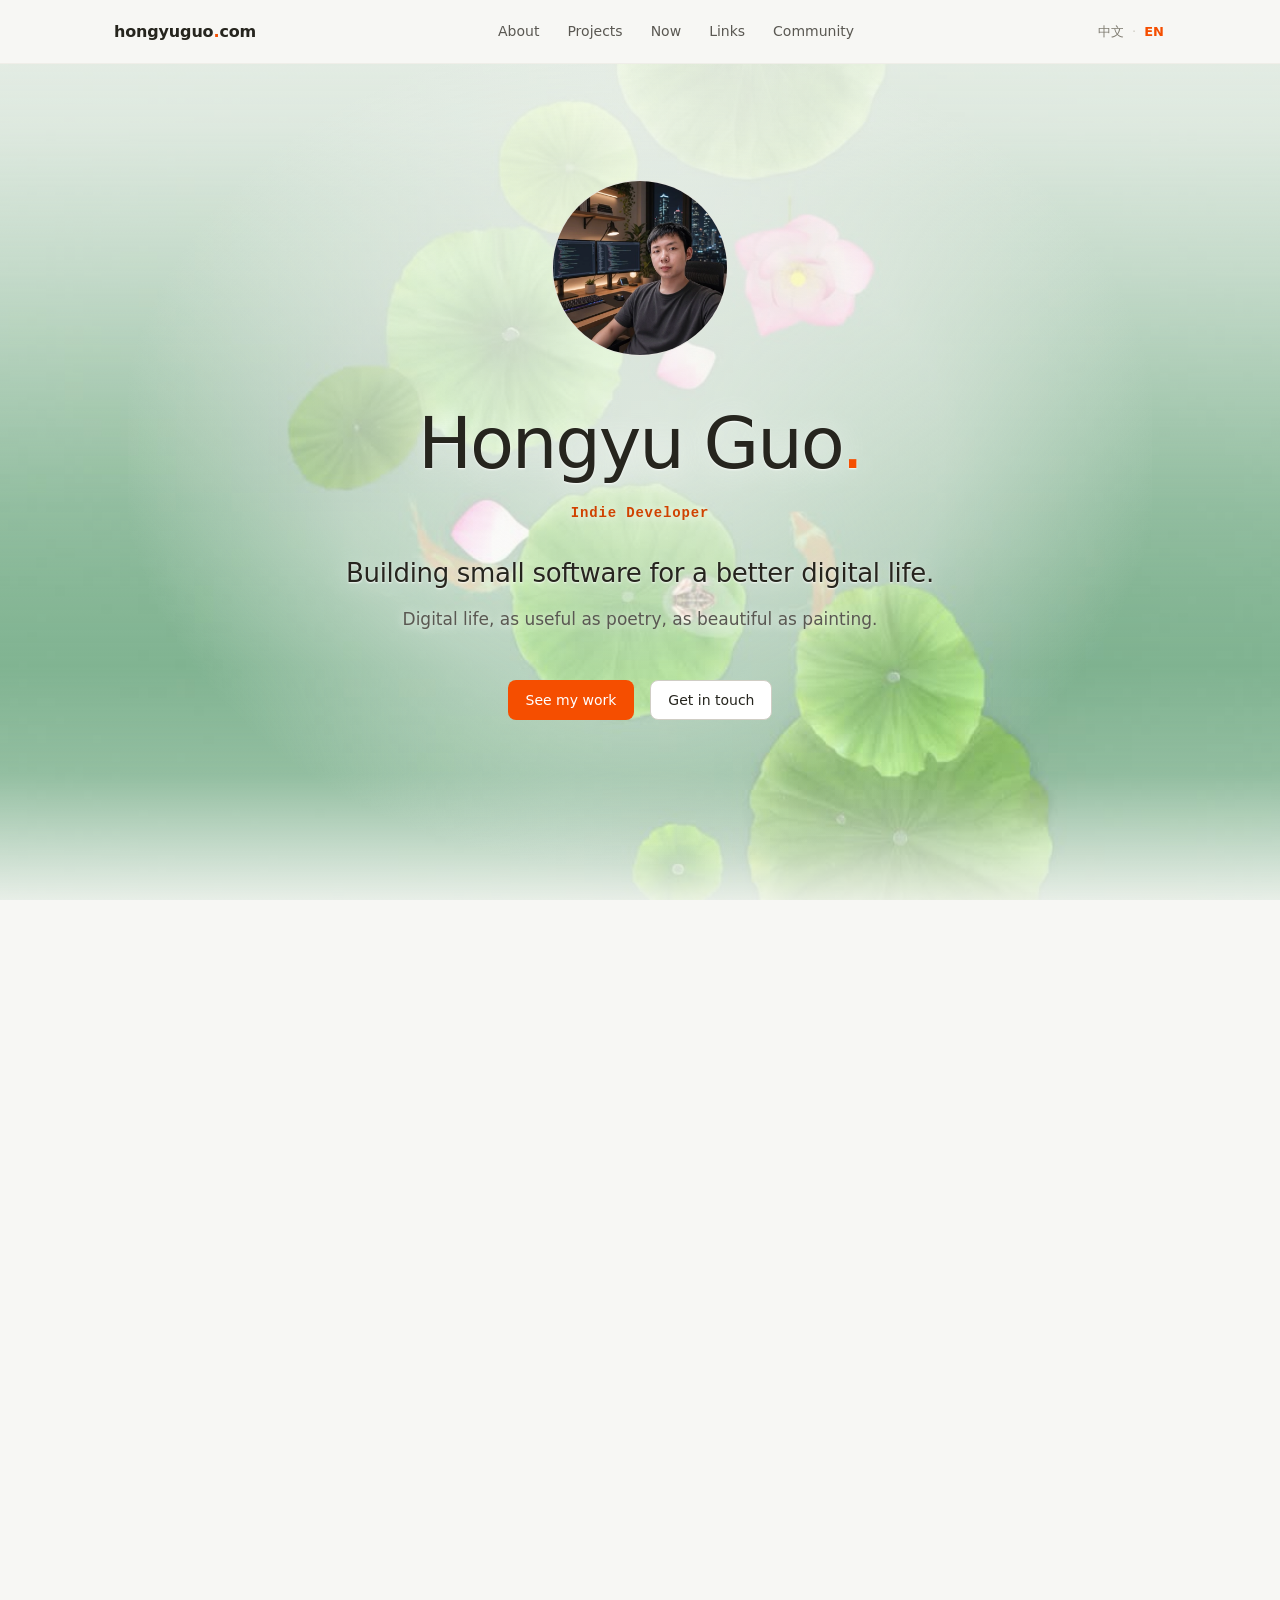
<file: index.html>
<!DOCTYPE html>
<html lang="en" data-title-key="meta.title.index">
<head>
  <meta charset="UTF-8">
  <meta name="viewport" content="width=device-width, initial-scale=1.0">
  <title>Hongyu Guo · Indie Developer</title>
  <meta name="description" content="Hongyu Guo, indie developer. Building small software for a better digital life — SafeVault and MaiKer.">
  <link rel="icon" type="image/png" media="(prefers-color-scheme: dark)" href="assets/favicon-white.png?v=2">
  <link rel="icon" type="image/png" media="(prefers-color-scheme: light)" href="assets/favicon-black.png?v=2">
  <link rel="stylesheet" href="preview-cursor.css?v=15">
</head>
<body>

  <!-- Top nav · cream canvas, 64px -->
  <nav class="top-nav" aria-label="Global">
    <div class="nav-inner">
      <a class="wordmark" href="#top">hongyuguo<span class="dot">.</span>com</a>
      <div class="nav-links">
        <a href="#about" data-scene="about" data-i18n="nav.about">About</a>
        <a href="#projects" data-scene="projects" data-i18n="nav.projects">Projects</a>
        <a href="#now" data-scene="now" data-i18n="nav.now">Now</a>
        <a href="#links" data-scene="links" data-i18n="nav.links">Links</a>
        <a href="discuss.html" data-i18n="nav.community">Community</a>
      </div>
      <span class="lang-switch" aria-label="Language">
        <a href="#" data-lang="zh">中文</a>
        <span class="sep">·</span>
        <a href="#" data-lang="en">EN</a>
      </span>
    </div>
  </nav>

  <main id="top">

    <!-- One-screen scroll story: 4 scenes inside a sticky viewport -->
    <section class="hero hero-pond" id="hero-pond">
      <div class="hero-sticky">

        <!-- scene backdrop: 压缩视频 scrub(3D 环绕镜头)——视频不自动播放,
             仅随滚动 seek 到对应帧;视频失败时回退为按需加载帧序列 -->
        <div class="pond-scene" aria-hidden="true">
          <img class="pond-img" id="pond-frame" src="assets/video/hehuachi-poster.jpg" alt="" style="opacity:1">
          <video class="pond-img pond-video" id="pond-video" muted playsinline webkit-playsinline
                 preload="auto" disablepictureinpicture
                 poster="assets/video/hehuachi-poster.jpg"
                 src="assets/video/hehuachi-orbit.mp4?v=2"></video>
        </div>

        <div class="pond-shade" id="pond-shade" aria-hidden="true"></div>
        <div class="white-veil" id="white-veil" aria-hidden="true"></div>

        <!-- Scene 1 · intro -->
        <div class="screen-content hero-content" id="screen-hero">
          <div class="hero-inner">
            <img class="avatar" src="assets/avatar.webp" alt="Portrait of Hongyu Guo" width="176" height="176">
            <h1 class="hero-name">Hongyu Guo<span class="dot">.</span></h1>
            <p class="hero-role" data-i18n="hero.role">Indie Developer</p>
            <p class="hero-tagline" data-i18n="hero.tagline">Building small software for a better digital life.</p>
            <p class="hero-poem" data-i18n="hero.poem">让数字生活，好用如诗，好看如画</p>
            <div class="hero-cta">
              <a class="btn-primary" href="#about" data-scene="about" data-i18n="hero.cta.work">See my work</a>
              <a class="btn-secondary" href="#links" data-scene="links" data-i18n="hero.cta.touch">Get in touch</a>
            </div>
          </div>
        </div>

        <!-- Scene 2 · About on translucent white veil -->
        <div class="screen-content screen-panel" id="screen-about">
          <div class="panel-inner">
            <p class="eyebrow" data-i18n="scene.about">01 — About</p>
            <h2 class="section-title" data-i18n="title.about">About</h2>
            <div class="about-copy">
              <p data-i18n="about.p1">Hi, I’m Hongyu Guo — an indie developer. I design and build small software
                that makes digital life safer, calmer, and a little more beautiful:
                a password manager you can trust, wallpapers that make your Mac feel alive.</p>
              <p data-i18n-html="about.p2">Right now I’m focused on <a href="https://safevault-service.online" target="_blank" rel="noopener">SafeVault</a>
                and <a href="https://macwall.skin" target="_blank" rel="noopener">MaiKer</a>,
                both designed, built, and shipped by myself across five platforms.</p>
            </div>
          </div>
        </div>

        <!-- Scene 3 · Projects on translucent white veil -->
        <div class="screen-content screen-panel" id="screen-projects">
          <div class="panel-inner">
            <p class="eyebrow" data-i18n="scene.projects">02 — Projects</p>
            <h2 class="section-title" data-i18n="title.projects">Projects</h2>
            <div class="projects-grid">
              <article class="product-card">
                <span class="card-tag" data-i18n="projects.tag.safevault">Password manager</span>
                <h3 class="product-name">SafeVault</h3>
                <p class="product-tagline" data-i18n-html="projects.safevault">Close the lid at night — your passwords rest in the cloud as ciphertext. Built on the <a href="https://csrc.nist.gov/publications/detail/fips/197/final" target="_blank" rel="noopener">AES-256-GCM standard</a> with authenticated encryption and PBKDF2 key derivation, plaintext never leaves your device; sync transmits ciphertext only, so a breached server can recover not a single password. Now listed on the <a href="https://apps.apple.com/cn/app/safevault%E5%AF%86%E7%A0%81%E7%AE%A1%E7%90%86%E5%99%A8/id6793554270" target="_blank" rel="noopener">iOS App Store</a>, <a href="https://apps.apple.com/cn/app/safevault-%E5%AF%86%E7%A0%81%E7%AE%A1%E7%90%86/id6793116909?mt=12" target="_blank" rel="noopener">Mac App Store</a>, <a href="https://play.google.com/store/apps/details?id=com.honorworld.safevault.android&amp;pli=1" target="_blank" rel="noopener">Google Play</a>, and <a href="https://apps.microsoft.com/detail/9nsrdwh35hxh?hl=en-US&amp;gl=HK" target="_blank" rel="noopener">Microsoft Store</a> — download it on iOS, macOS, Android, and Windows.</p>
                <div class="product-cta">
                  <a class="btn-primary" href="https://safevault-service.online" target="_blank" rel="noopener" data-i18n="projects.visit">Visit site →</a>
                </div>
              </article>
              <article class="product-card">
                <span class="card-tag" data-i18n="projects.tag.maiker">Wallpaper app</span>
                <h3 class="product-name">MaiKer</h3>
                <p class="product-tagline" data-i18n-html="projects.maiker">Recently added — <a href="https://apps.apple.com/cn/app/%E9%BA%A6%E5%A3%B3%E5%A3%81%E7%BA%B8-maiker-%E9%AB%98%E7%BA%A7%E6%84%9F%E5%8A%A8%E6%80%81%E5%A3%81%E7%BA%B8/id6804357926?mt=12" target="_blank" rel="noopener">koi pond</a>, <a href="https://apps.apple.com/cn/app/%E9%BA%A6%E5%A3%B3%E5%A3%81%E7%BA%B8-maiker-%E9%AB%98%E7%BA%A7%E6%84%9F%E5%8A%A8%E6%80%81%E5%A3%81%E7%BA%B8/id6804357926?mt=12" target="_blank" rel="noopener">shallow shoals</a>, and <a href="https://apps.apple.com/cn/app/%E9%BA%A6%E5%A3%B3%E5%A3%81%E7%BA%B8-maiker-%E9%AB%98%E7%BA%A7%E6%84%9F%E5%8A%A8%E6%80%81%E5%A3%81%E7%BA%B8/id6804357926?mt=12" target="_blank" rel="noopener">deep sea</a>: three real-time 3D interactive wallpapers where fish follow your cursor and a click sends ripples across the water. Plus a curated set of live wallpapers, ten ambient effects like falling petals and drifting fireflies, stardust and butterflies that bloom under your mouse, and a clock pulsing to your music. Light on CPU, quiet while you work.</p>
                <div class="product-cta">
                  <a class="btn-primary" href="https://macwall.skin" target="_blank" rel="noopener" data-i18n="projects.visit">Visit site →</a>
                </div>
              </article>
            </div>

            <!-- VS Code 扩展开发案例（小字一行，扩展占比不大） -->
            <p class="ext-note">
              <img src="assets/icons/vscode.png" alt="VS Code 图标">
              <span data-i18n-html="ext.note">vscode 扩展开发案例：<a href="https://marketplace.visualstudio.com/items?itemName=honor-world.ext-trans-picker" target="_blank" rel="noopener">扩展选择助手</a>、<a href="https://marketplace.visualstudio.com/items?itemName=honor-world.dev-env-sync" target="_blank" rel="noopener">部署环境一键迁移</a>、<a href="https://marketplace.visualstudio.com/items?itemName=honor-world.local-skill-quick-launch" target="_blank" rel="noopener">本地skill快捷调用</a>、<a href="https://marketplace.visualstudio.com/items?itemName=honor-world.ChairmanMao-guide-life" target="_blank" rel="noopener">毛主席思想指导</a>、<a href="https://github.com/Gsaecy/DeepSeek-HWChat" target="_blank" rel="noopener">DeepSeek-HWChat</a></span>
            </p>
          </div>
        </div>

        <!-- Scene 4 · Now + Links + footer on white -->
        <div class="screen-content screen-end" id="screen-end">
          <div class="end-inner">

            <div class="end-row now-zone">
              <img class="carp-img" src="assets/carp.webp" alt="">
              <div class="end-block">
                <p class="eyebrow" data-i18n="scene.now">03 — Now</p>
                <h2 class="section-title" data-i18n="title.now">Now</h2>
                <p class="now-copy" data-i18n="now.copy">Shipping the next SafeVault update across four platforms, refining
                  the MaiKer content pipeline, and learning something new every day.</p>
              </div>
            </div>

            <div class="end-row links-zone">
              <div class="end-block">
                <p class="eyebrow" data-i18n="scene.links">04 — Links</p>
                <h2 class="section-title" data-i18n="title.links">Links</h2>
                <div class="links-rows">
                  <div class="links-row">
                    <a class="link-pill" href="https://x.com/kevinguozn?s=11" target="_blank" rel="noopener"><img src="assets/icons/x.png" alt="">X (Twitter)</a>
                    <a class="link-pill" href="https://github.com/Gsaecy" target="_blank" rel="noopener"><img src="assets/icons/github.png" alt="">GitHub</a>
                    <a class="link-pill" href="https://www.instagram.com/kevin536752?igsi=bnB3Nnc3aXIwYXAx&amp;utm_source=qr" target="_blank" rel="noopener"><img src="assets/icons/instagram.png" alt="">Instagram</a>
                    <a class="link-pill" href="https://www.tiktok.com/@kevin.guo77?_r=1&amp;_t=ZT-99HRJlBDQfF" target="_blank" rel="noopener"><img src="assets/icons/tiktok.png" alt="">TikTok</a>
                  </div>
                  <div class="links-row">
                    <a class="link-pill" href="https://b23.tv/ZQjOlLR" target="_blank" rel="noopener"><img src="assets/icons/bilibili.png" alt=""><span data-i18n="links.bilibili">哔哩哔哩</span></a>
                    <a class="link-pill" href="https://xhslink.cn/m/9kBhTR2vwKs" target="_blank" rel="noopener"><img src="assets/icons/red.png?v=2" alt=""><span data-i18n="links.red">小红书</span></a>
                  </div>
                </div>
              </div>
            </div>

            <div class="end-row community-zone">
              <div class="end-block community-card">
                <div class="community-copy">
                  <p class="eyebrow" data-i18n="scene.community">05 — Community</p>
                  <h2 class="section-title" data-i18n="title.community">留言讨论</h2>
                  <p class="now-copy" data-i18n="community.copy">对我开发的软件有建议、问题或功能愿望？每个产品都有专属话题，等你来聊。</p>
                </div>
                <div class="community-actions">
                  <a class="btn-primary" href="discuss.html" data-i18n="community.enter">进入讨论区 →</a>
                  <span class="qr-chip">
                    <img src="assets/qr/discuss.png" alt="扫码进入讨论区">
                    <span data-i18n="community.qr">手机扫码留言</span>
                  </span>
                </div>
              </div>
            </div>

            <div class="frog-frames" aria-hidden="true">
              <img class="frog-frame f1" src="assets/frog1.webp" alt="">
              <img class="frog-frame f2" src="assets/frog2.webp" alt="">
            </div>

            <div class="end-footer">
              <p data-i18n="footer.copyright">© 2026 Hongyu Guo — Building small software for a better digital life.</p>
              <p class="zh" data-i18n="hero.poem">让数字生活，好用如诗，好看如画。</p>
              <p class="credit" data-i18n-html="footer.credit">Carp &amp; Frog 3D models by the author (Hongyu Guo) · <a href="https://www.cgmodel.com/model/551075.html" target="_blank" rel="noopener">CGmodel</a></p>
            </div>

          </div>
        </div>

      </div>
    </section>

  </main>

  <script src="i18n.js?v=24"></script>
  <script src="pond-scroll-video.js?v=6"></script>
</body>
</html>
</file>
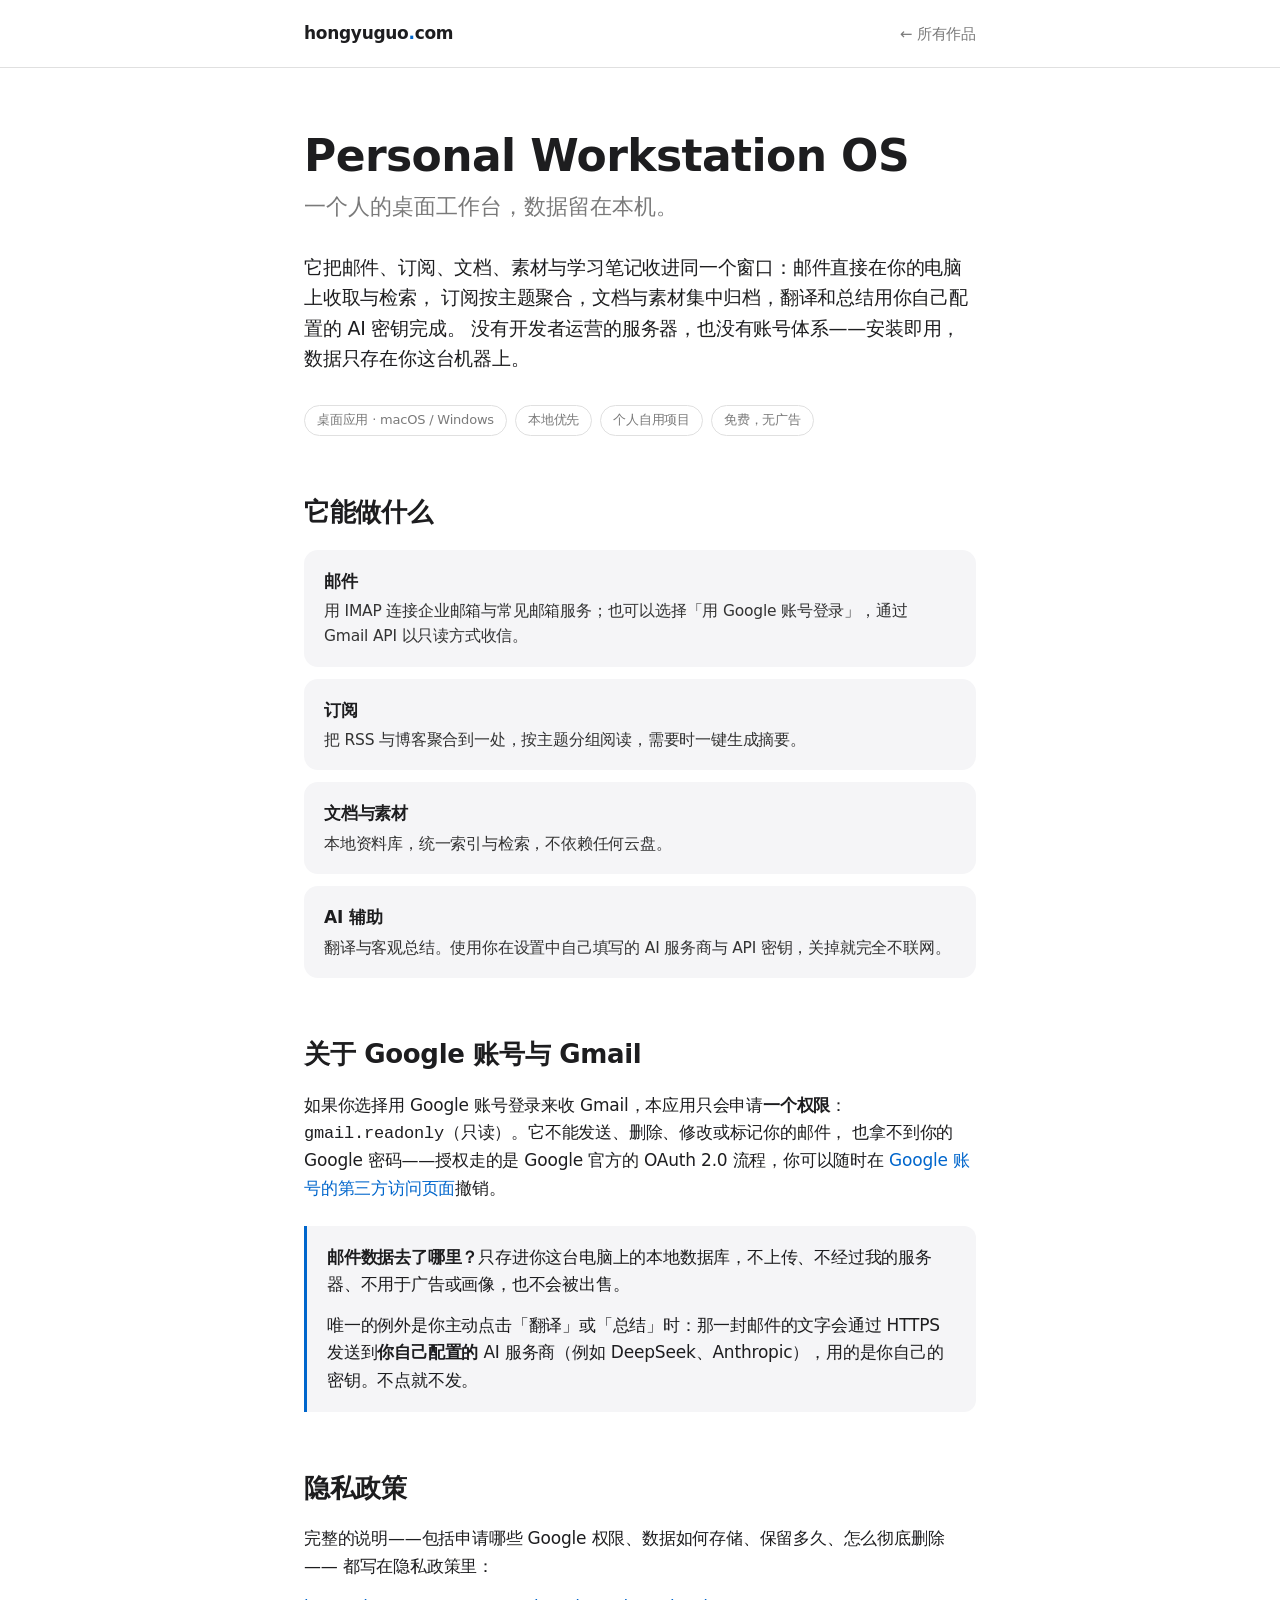
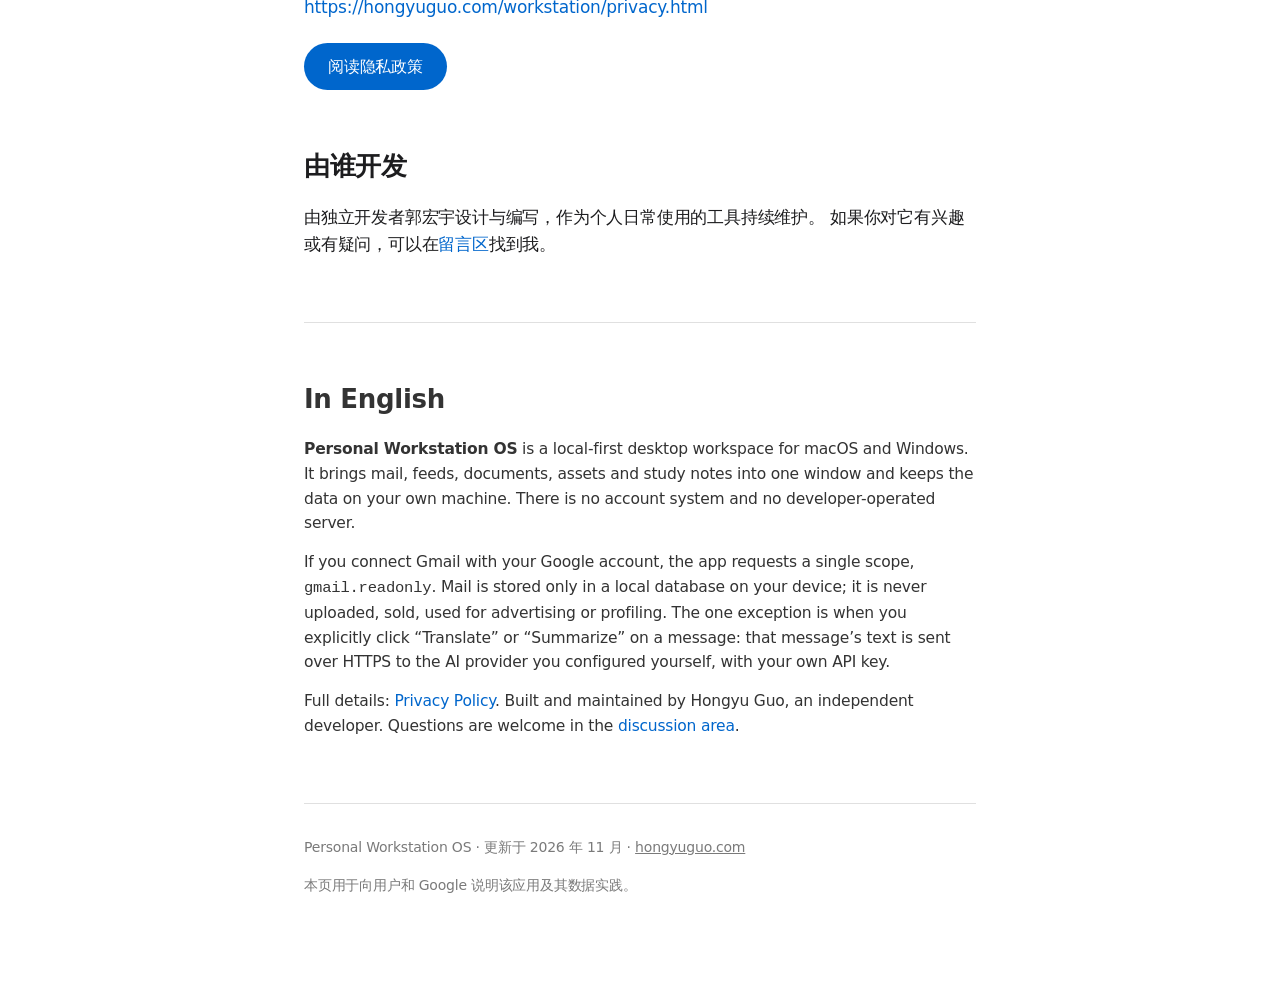
<file: workstation/index.html>
<!DOCTYPE html>
<html lang="zh-CN">
<head>
  <meta charset="UTF-8">
  <meta name="viewport" content="width=device-width, initial-scale=1.0">
  <title>Personal Workstation OS · 本地优先的桌面工作台</title>
  <meta name="description" content="Personal Workstation OS 是一个本地优先的桌面工作台：邮件、订阅、文档、素材与学习收进同一个窗口，数据留在你自己的电脑上。">
  <link rel="canonical" href="https://hongyuguo.com/workstation/">
  <link rel="icon" type="image/png" media="(prefers-color-scheme: dark)" href="../assets/favicon-white.png?v=2">
  <link rel="icon" type="image/png" media="(prefers-color-scheme: light)" href="../assets/favicon-black.png?v=2">
  <style>
    :root {
      --primary: #0066cc;
      --primary-focus: #0071e3;
      --ink: #1d1d1f;
      --ink-muted: #7a7a7a;
      --hairline: #e0e0e0;
      --canvas: #ffffff;
      --canvas-parchment: #f5f5f7;
      --font-display: "SF Pro Display", system-ui, -apple-system, BlinkMacSystemFont, "PingFang SC", "Microsoft YaHei", sans-serif;
      --font-text: "SF Pro Text", system-ui, -apple-system, BlinkMacSystemFont, "PingFang SC", "Microsoft YaHei", sans-serif;
    }
    * { box-sizing: border-box; }
    html { -webkit-text-size-adjust: 100%; }
    body {
      margin: 0;
      background: var(--canvas);
      color: var(--ink);
      font-family: var(--font-text);
      font-size: 17px;
      line-height: 1.6;
      letter-spacing: -0.2px;
    }
    .wrap {
      max-width: 720px;
      margin: 0 auto;
      padding: 0 24px 96px;
    }
    .topbar {
      border-bottom: 1px solid var(--hairline);
      margin-bottom: 64px;
    }
    .topbar-inner {
      max-width: 720px;
      margin: 0 auto;
      padding: 20px 24px;
      display: flex;
      align-items: center;
      justify-content: space-between;
      gap: 16px;
      font-size: 15px;
    }
    .wordmark {
      font-family: var(--font-display);
      font-weight: 600;
      font-size: 17px;
      color: var(--ink);
      text-decoration: none;
      letter-spacing: -0.3px;
    }
    .wordmark .dot { color: var(--primary); }
    .topbar a.plain { color: var(--ink-muted); text-decoration: none; }
    .topbar a.plain:hover { color: var(--ink); }
    h1 {
      font-family: var(--font-display);
      font-size: 44px;
      line-height: 1.1;
      font-weight: 600;
      letter-spacing: -0.6px;
      margin: 0 0 8px;
    }
    .subtitle {
      font-family: var(--font-display);
      font-size: 22px;
      font-weight: 400;
      color: var(--ink-muted);
      margin: 0 0 28px;
      letter-spacing: 0;
    }
    .lead {
      font-size: 19px;
      line-height: 1.6;
      margin: 0 0 32px;
    }
    .meta {
      display: flex;
      flex-wrap: wrap;
      gap: 8px;
      margin: 0 0 56px;
      padding: 0;
      list-style: none;
    }
    .meta li {
      font-size: 13px;
      color: var(--ink-muted);
      border: 1px solid var(--hairline);
      border-radius: 9999px;
      padding: 4px 12px;
      white-space: nowrap;
    }
    h2 {
      font-family: var(--font-display);
      font-size: 26px;
      font-weight: 600;
      letter-spacing: -0.3px;
      margin: 56px 0 16px;
    }
    h3 {
      font-size: 17px;
      font-weight: 600;
      margin: 28px 0 6px;
    }
    p { margin: 0 0 14px; }
    ul.plain { margin: 0 0 14px; padding-left: 22px; }
    ul.plain li { margin-bottom: 8px; }
    a { color: var(--primary); text-decoration: none; }
    a:hover { color: var(--primary-focus); text-decoration: underline; }
    .cards { display: grid; grid-template-columns: 1fr; gap: 12px; margin: 0 0 8px; }
    .card {
      background: var(--canvas-parchment);
      border-radius: 14px;
      padding: 18px 20px;
    }
    .card h3 { margin: 0 0 4px; }
    .card p { margin: 0; color: #333; font-size: 15.5px; }
    .callout {
      border-left: 3px solid var(--primary);
      background: var(--canvas-parchment);
      border-radius: 0 12px 12px 0;
      padding: 18px 20px;
      margin: 24px 0 8px;
    }
    .callout p:last-child { margin-bottom: 0; }
    .cta {
      display: inline-block;
      margin-top: 8px;
      background: var(--primary);
      color: #fff;
      border-radius: 9999px;
      padding: 11px 24px;
      font-size: 16px;
      font-weight: 500;
    }
    .cta:hover { background: var(--primary-focus); color: #fff; text-decoration: none; }
    hr.rule {
      border: 0;
      border-top: 1px solid var(--hairline);
      margin: 64px 0 32px;
    }
    footer {
      font-size: 14px;
      color: var(--ink-muted);
      line-height: 1.7;
    }
    footer a { color: var(--ink-muted); text-decoration: underline; }
    .en { font-size: 15.5px; color: #333; }
    @media (max-width: 520px) {
      h1 { font-size: 34px; }
      .subtitle { font-size: 19px; }
      .topbar { margin-bottom: 44px; }
    }
  </style>
</head>
<body>

  <div class="topbar">
    <div class="topbar-inner">
      <a class="wordmark" href="https://hongyuguo.com/">hongyuguo<span class="dot">.</span>com</a>
      <a class="plain" href="https://hongyuguo.com/#projects">← 所有作品</a>
    </div>
  </div>

  <main class="wrap">

    <h1>Personal Workstation OS</h1>
    <p class="subtitle">一个人的桌面工作台，数据留在本机。</p>

    <p class="lead">
      它把邮件、订阅、文档、素材与学习笔记收进同一个窗口：邮件直接在你的电脑上收取与检索，
      订阅按主题聚合，文档与素材集中归档，翻译和总结用你自己配置的 AI 密钥完成。
      没有开发者运营的服务器，也没有账号体系——安装即用，数据只存在你这台机器上。
    </p>

    <ul class="meta">
      <li>桌面应用 · macOS / Windows</li>
      <li>本地优先</li>
      <li>个人自用项目</li>
      <li>免费，无广告</li>
    </ul>

    <h2>它能做什么</h2>
    <div class="cards">
      <div class="card">
        <h3>邮件</h3>
        <p>用 IMAP 连接企业邮箱与常见邮箱服务；也可以选择「用 Google 账号登录」，通过 Gmail API 以只读方式收信。</p>
      </div>
      <div class="card">
        <h3>订阅</h3>
        <p>把 RSS 与博客聚合到一处，按主题分组阅读，需要时一键生成摘要。</p>
      </div>
      <div class="card">
        <h3>文档与素材</h3>
        <p>本地资料库，统一索引与检索，不依赖任何云盘。</p>
      </div>
      <div class="card">
        <h3>AI 辅助</h3>
        <p>翻译与客观总结。使用你在设置中自己填写的 AI 服务商与 API 密钥，关掉就完全不联网。</p>
      </div>
    </div>

    <h2>关于 Google 账号与 Gmail</h2>
    <p>
      如果你选择用 Google 账号登录来收 Gmail，本应用只会申请<strong>一个权限</strong>：
      <code>gmail.readonly</code>（只读）。它不能发送、删除、修改或标记你的邮件，
      也拿不到你的 Google 密码——授权走的是 Google 官方的 OAuth 2.0 流程，你可以随时在
      <a href="https://myaccount.google.com/permissions" target="_blank" rel="noopener">Google 账号的第三方访问页面</a>撤销。
    </p>
    <div class="callout">
      <p><strong>邮件数据去了哪里？</strong>只存进你这台电脑上的本地数据库，不上传、不经过我的服务器、不用于广告或画像，也不会被出售。</p>
      <p>唯一的例外是你主动点击「翻译」或「总结」时：那一封邮件的文字会通过 HTTPS 发送到<strong>你自己配置的</strong> AI 服务商（例如 DeepSeek、Anthropic），用的是你自己的密钥。不点就不发。</p>
    </div>

    <h2>隐私政策</h2>
    <p>
      完整的说明——包括申请哪些 Google 权限、数据如何存储、保留多久、怎么彻底删除——
      都写在隐私政策里：
    </p>
    <p>
      <a href="https://hongyuguo.com/workstation/privacy.html">https://hongyuguo.com/workstation/privacy.html</a>
    </p>
    <p>
      <a class="cta" href="https://hongyuguo.com/workstation/privacy.html">阅读隐私政策</a>
    </p>

    <h2>由谁开发</h2>
    <p>
      由独立开发者郭宏宇设计与编写，作为个人日常使用的工具持续维护。
      如果你对它有兴趣或有疑问，可以在<a href="https://hongyuguo.com/discuss.html">留言区</a>找到我。
    </p>

    <hr class="rule">

    <section class="en" lang="en">
      <h2>In English</h2>
      <p>
        <strong>Personal Workstation OS</strong> is a local-first desktop workspace for macOS and Windows.
        It brings mail, feeds, documents, assets and study notes into one window and keeps the data on your own machine.
        There is no account system and no developer-operated server.
      </p>
      <p>
        If you connect Gmail with your Google account, the app requests a single scope,
        <code>gmail.readonly</code>. Mail is stored only in a local database on your device; it is never uploaded,
        sold, used for advertising or profiling. The one exception is when you explicitly click
        &ldquo;Translate&rdquo; or &ldquo;Summarize&rdquo; on a message: that message&rsquo;s text is sent over HTTPS to the
        AI provider you configured yourself, with your own API key.
      </p>
      <p>
        Full details: <a href="https://hongyuguo.com/workstation/privacy.html">Privacy Policy</a>.
        Built and maintained by Hongyu Guo, an independent developer. Questions are welcome in the
        <a href="https://hongyuguo.com/discuss.html">discussion area</a>.
      </p>
    </section>

    <hr class="rule">

    <footer>
      <p>Personal Workstation OS · 更新于 2026 年 11 月 · <a href="https://hongyuguo.com/">hongyuguo.com</a></p>
      <p>本页用于向用户和 Google 说明该应用及其数据实践。</p>
    </footer>

  </main>

</body>
</html>
</file>
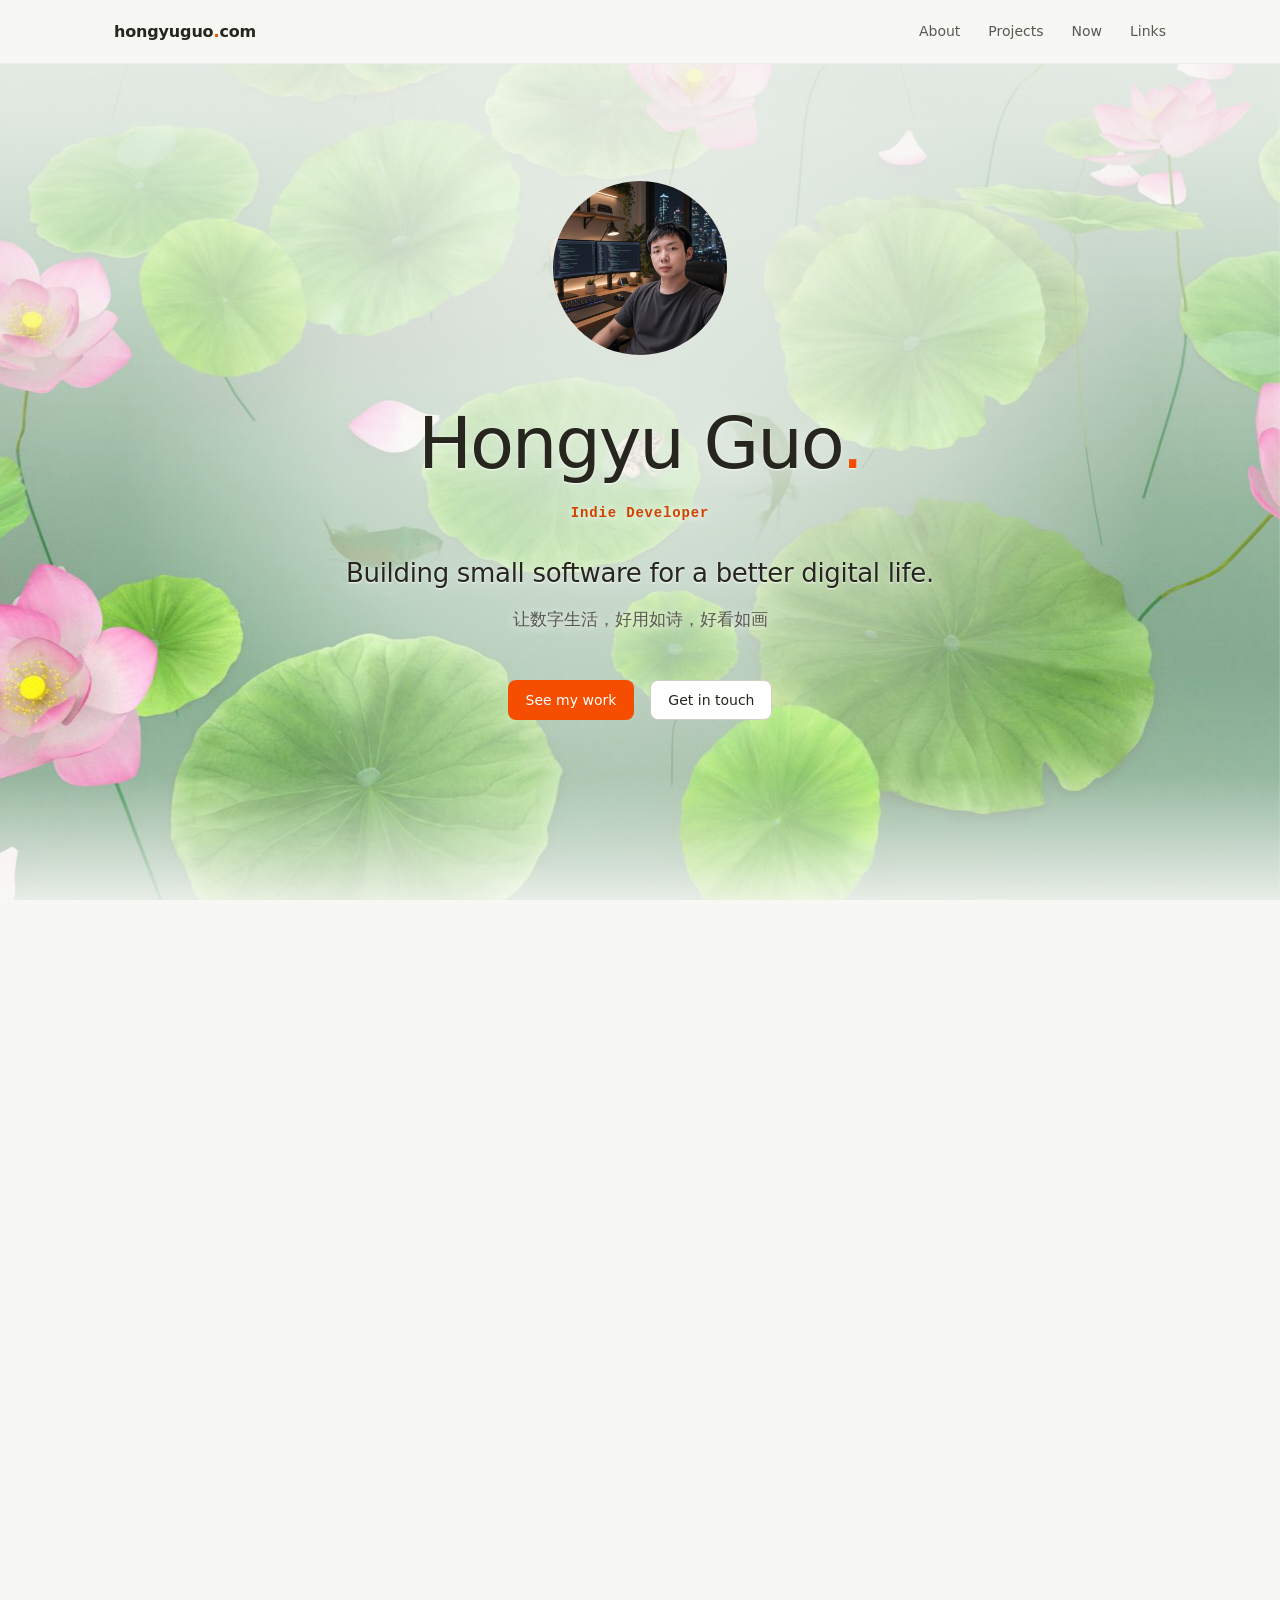
<file: flythrough-video.html>
<!DOCTYPE html>
<html lang="en">
<head>
  <meta charset="UTF-8">
  <meta name="viewport" content="width=device-width, initial-scale=1.0">
  <title>Hongyu Guo · 3D 环绕滚动原型</title>
  <meta name="description" content="Hongyu Guo (郭宏宇), indie developer.">
  <link rel="icon" type="image/png" href="assets/favicon-black.png">
  <link rel="stylesheet" href="preview-cursor.css?v=4">
</head>
<body>

  <nav class="top-nav" aria-label="Global">
    <div class="nav-inner">
      <a class="wordmark" href="#top">hongyuguo<span class="dot">.</span>com</a>
      <div class="nav-links">
        <a href="#about" data-scene="about">About</a>
        <a href="#projects" data-scene="projects">Projects</a>
        <a href="#now" data-scene="now">Now</a>
        <a href="#links" data-scene="links">Links</a>
      </div>
    </div>
  </nav>

  <main id="top">
    <section class="hero hero-pond" id="hero-pond">
      <div class="hero-sticky">

        <!-- 滚动驱动的帧序列背景 -->
        <div class="pond-scene" aria-hidden="true">
          <img class="pond-img" id="pond-frame" src="assets/video/hehuachi/hehuachi0000.jpg" alt="" style="opacity:1">
        </div>

        <div class="pond-shade" id="pond-shade" aria-hidden="true"></div>
        <div class="white-veil" id="white-veil" aria-hidden="true"></div>

        <!-- Scene 1 · intro -->
        <div class="screen-content hero-content" id="screen-hero">
          <img class="avatar" src="assets/avatar.webp" alt="Portrait of Hongyu Guo" width="176" height="176">
          <h1 class="hero-name">Hongyu Guo<span class="dot">.</span></h1>
          <p class="hero-role">Indie Developer</p>
          <p class="hero-tagline">Building small software for a better digital life.</p>
          <p class="hero-tagline-zh">让数字生活，好用如诗，好看如画</p>
          <div class="hero-cta">
            <a class="btn-primary" href="#about" data-scene="about">See my work</a>
            <a class="btn-secondary" href="#links" data-scene="links">Get in touch</a>
          </div>
        </div>

        <!-- Scene 2 · About -->
        <div class="screen-content screen-panel" id="screen-about">
          <div class="panel-inner">
            <p class="eyebrow">01 — About</p>
            <h2 class="section-title">About</h2>
            <div class="about-copy">
              <p>Hi, I’m Hongyu Guo — an indie developer. I design and build small software
                that makes digital life safer, calmer, and a little more beautiful:
                a password manager you can trust, wallpapers that make your Mac feel alive.</p>
              <p>Right now I’m focused on <a href="https://safevault-service.online" target="_blank" rel="noopener">SafeVault</a>
                and <a href="https://macwall.skin" target="_blank" rel="noopener">MaiKer</a>,
                both designed, built, and shipped by myself across five platforms.</p>
            </div>
          </div>
        </div>

        <!-- Scene 3 · Projects -->
        <div class="screen-content screen-panel" id="screen-projects">
          <div class="panel-inner">
            <p class="eyebrow">02 — Projects</p>
            <h2 class="section-title">Projects</h2>
            <div class="projects-grid">
              <article class="product-card">
                <span class="card-tag">Password manager</span>
                <h3 class="product-name">SafeVault</h3>
                <p class="product-tagline">Built for all your devices — iOS, Android, macOS,
                  and Windows. Local-first, end-to-end protected.</p>
                <div class="product-cta">
                  <a class="btn-primary" href="https://safevault-service.online" target="_blank" rel="noopener">Visit site →</a>
                </div>
              </article>
              <article class="product-card">
                <span class="card-tag">Wallpaper app</span>
                <h3 class="product-name">MaiKer</h3>
                <p class="product-tagline">Wallpapers that make your Mac feel alive —
                  a curated gallery with dynamic themes, delivered to your desktop.</p>
                <div class="product-cta">
                  <a class="btn-primary" href="https://macwall.skin" target="_blank" rel="noopener">Visit site →</a>
                </div>
              </article>
            </div>
          </div>
        </div>

        <!-- Scene 4 · Now + Links + footer -->
        <div class="screen-content screen-end" id="screen-end">
          <div class="end-inner">

            <div class="end-row now-zone">
              <img class="carp-img" src="assets/carp.webp" alt="">
              <div class="end-block">
                <p class="eyebrow">03 — Now</p>
                <h2 class="section-title">Now</h2>
                <p class="now-copy">Shipping the next SafeVault update across four platforms, refining
                  the MaiKer content pipeline, and learning something new every day.</p>
              </div>
            </div>

            <div class="end-row links-zone">
              <div class="end-block">
                <p class="eyebrow">04 — Links</p>
                <h2 class="section-title">Links</h2>
                <div class="links-rows">
                  <div class="links-row">
                    <a class="link-pill" href="https://x.com/kevinguozn?s=11" target="_blank" rel="noopener"><img src="assets/icons/x.png" alt="">X (Twitter)</a>
                    <a class="link-pill" href="https://github.com/Gsaecy" target="_blank" rel="noopener"><img src="assets/icons/github.png" alt="">GitHub</a>
                    <a class="link-pill" href="https://www.instagram.com/kevin536752?igsi=bnB3Nnc3aXIwYXAx&amp;utm_source=qr" target="_blank" rel="noopener"><img src="assets/icons/instagram.png" alt="">Instagram</a>
                    <a class="link-pill" href="https://www.tiktok.com/@kevin.guo77?_r=1&amp;_t=ZT-99HRJlBDQfF" target="_blank" rel="noopener"><img src="assets/icons/tiktok.png" alt="">TikTok</a>
                  </div>
                  <div class="links-row">
                    <a class="link-pill" href="https://b23.tv/ZQjOlLR" target="_blank" rel="noopener"><img src="assets/icons/bilibili.png" alt=""><span data-i18n="links.bilibili">哔哩哔哩</span></a>
                    <a class="link-pill" href="https://xhslink.cn/m/9kBhTR2vwKs" target="_blank" rel="noopener"><img src="assets/icons/red.png?v=2" alt=""><span data-i18n="links.red">小红书</span></a>
                  </div>
                </div>
              </div>
            </div>

            <div class="frog-frames" aria-hidden="true">
              <img class="frog-frame f1" src="assets/frog1.webp" alt="">
              <img class="frog-frame f2" src="assets/frog2.webp" alt="">
            </div>

            <div class="end-footer">
              <p>© 2026 Hongyu Guo — Building small software for a better digital life.</p>
              <p class="zh">让数字生活，好用如诗，好看如画。</p>
              <p class="credit">Carp &amp; Frog 3D models by the author (Hongyu Guo) · <a href="https://www.cgmodel.com/model/551075.html" target="_blank" rel="noopener">CGmodel</a></p>
            </div>

          </div>
        </div>

      </div>
    </section>
  </main>

  <script src="pond-scroll-frames.js"></script>
</body>
</html>
</file>
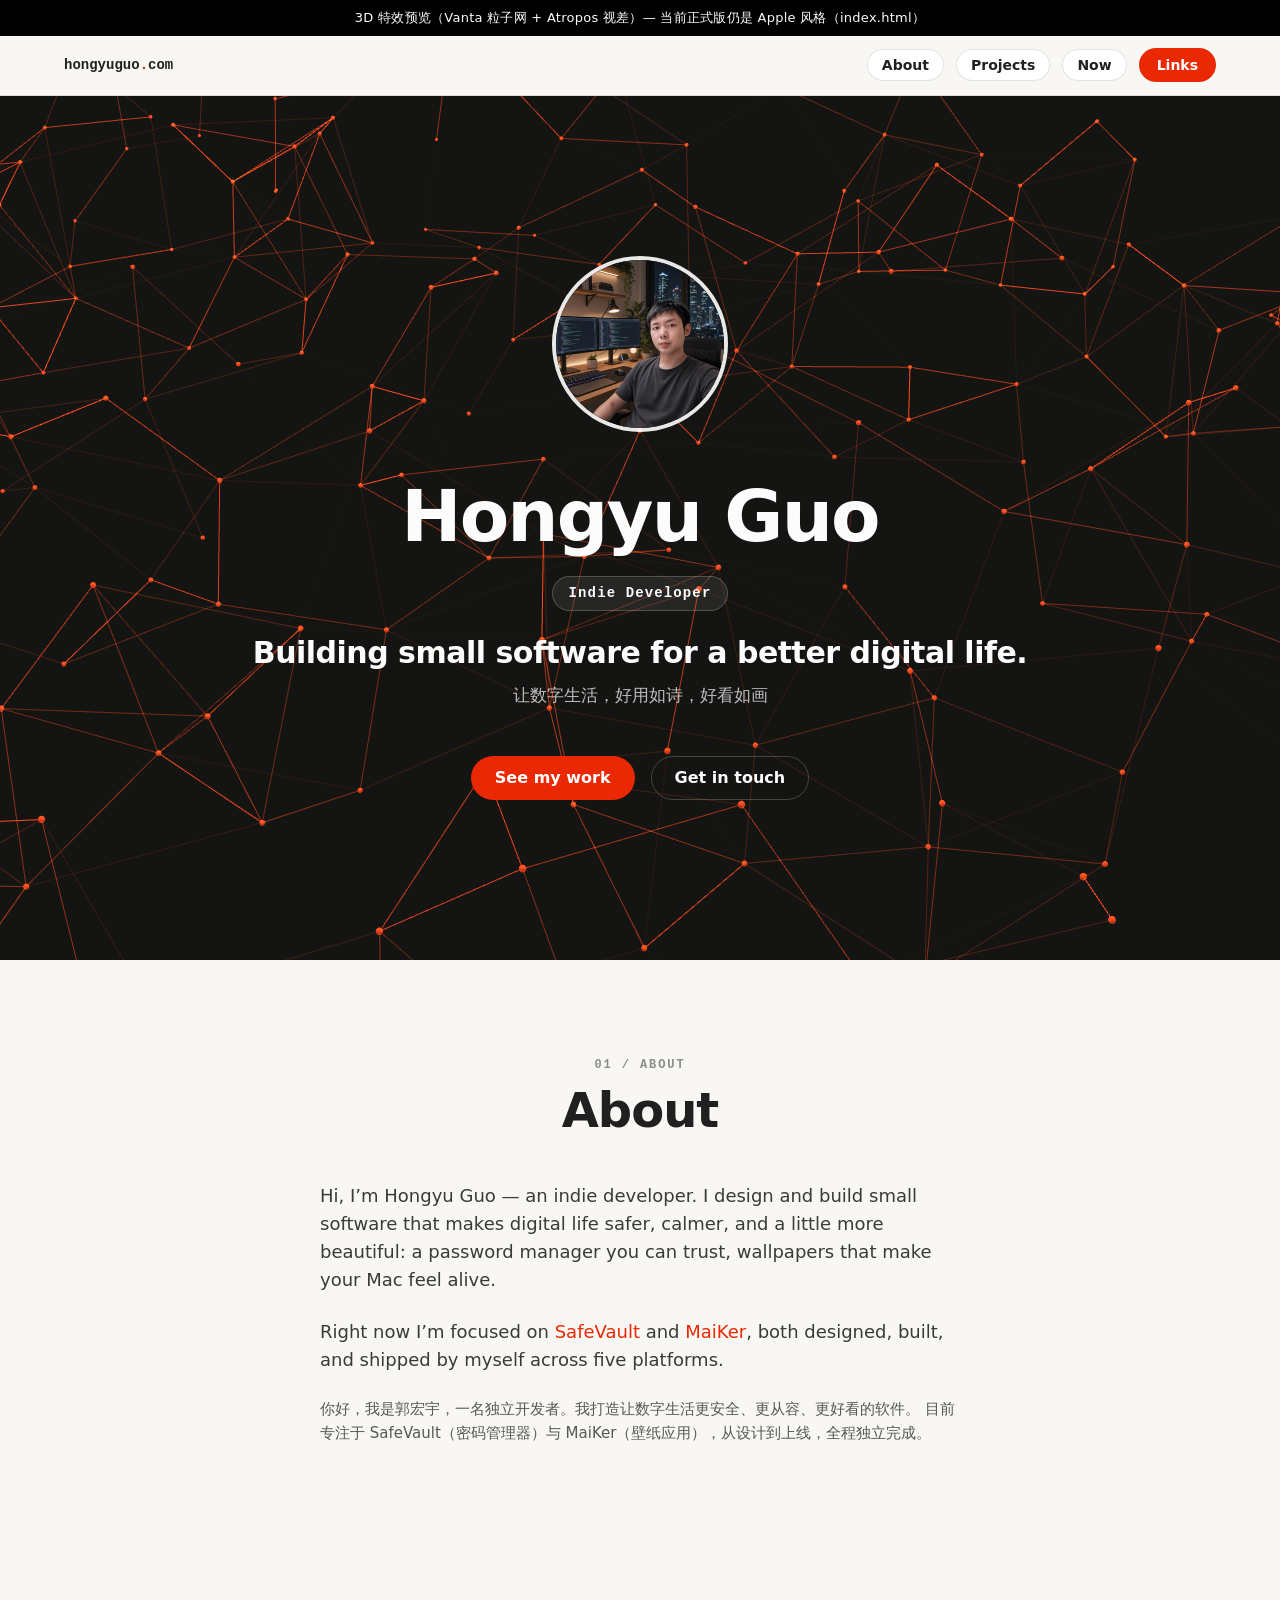
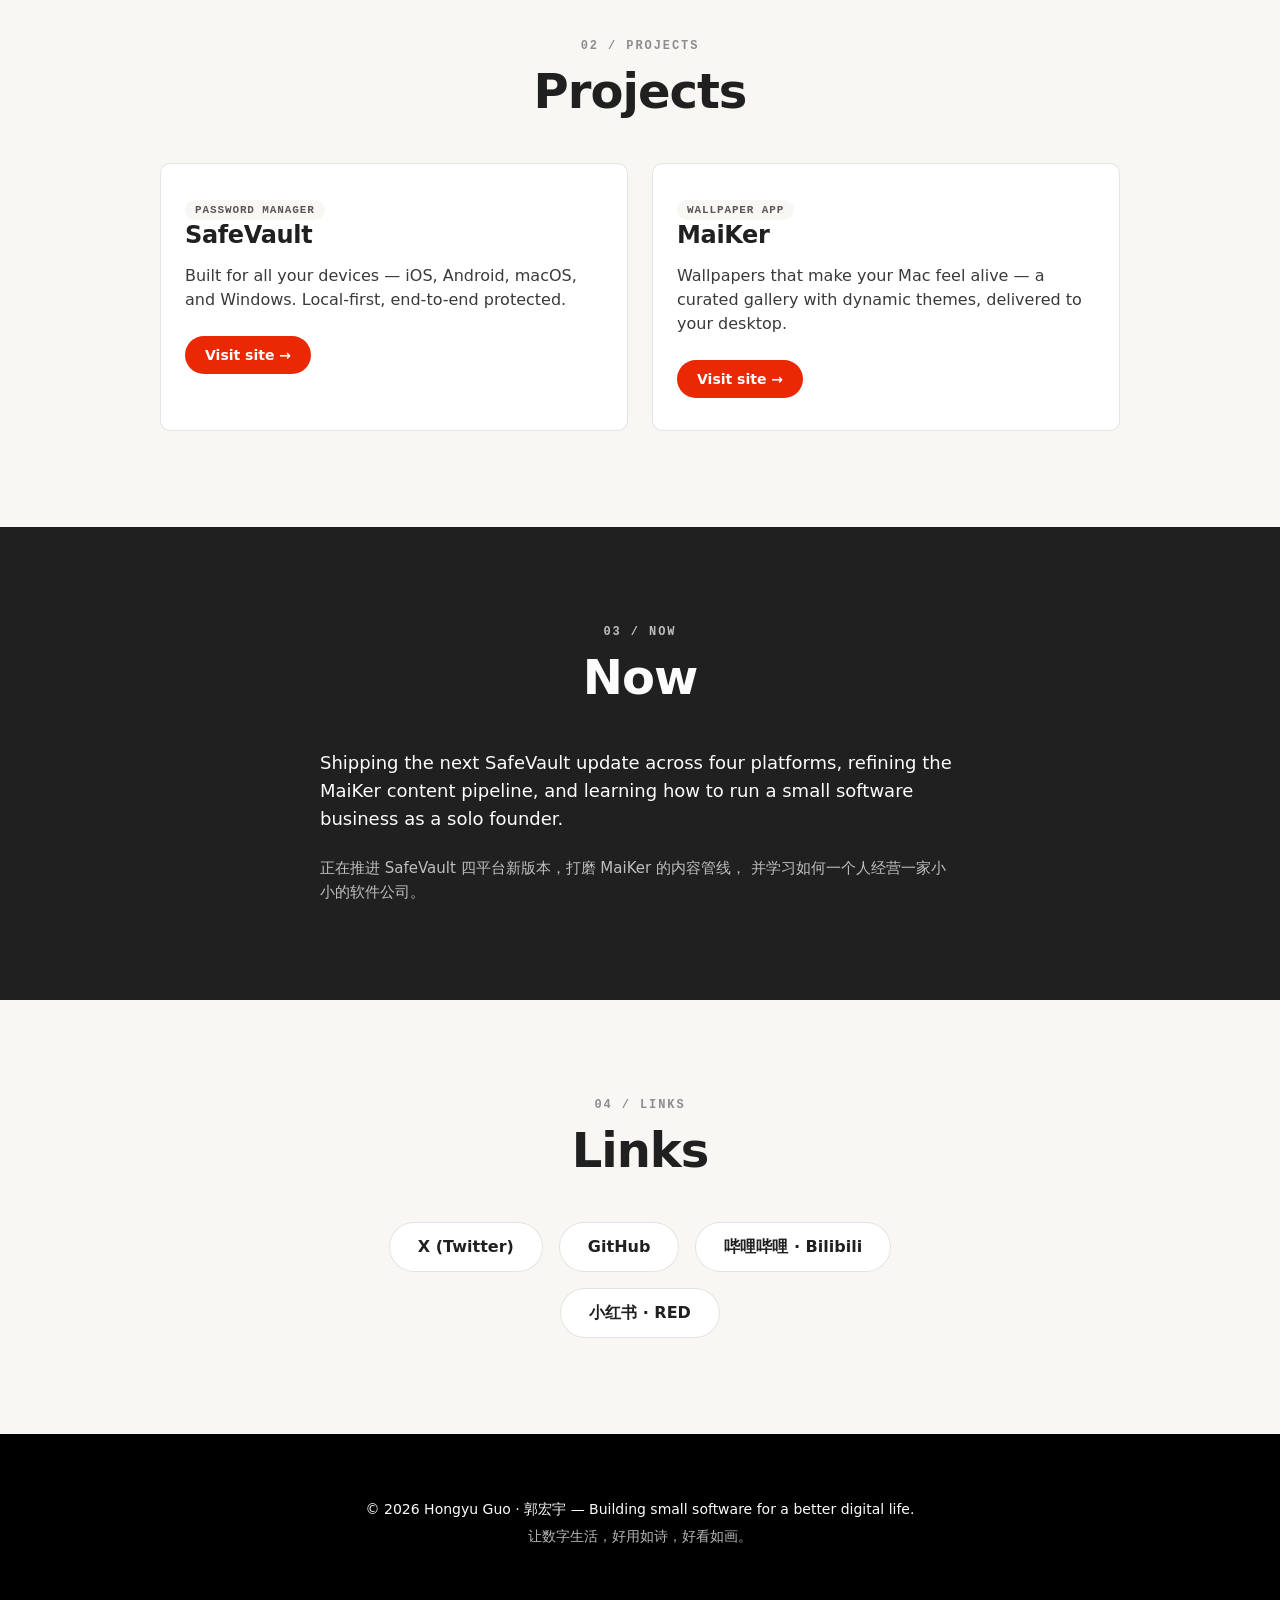
<file: preview-3d.html>
<!DOCTYPE html>
<html lang="en">
<head>
  <meta charset="UTF-8">
  <meta name="viewport" content="width=device-width, initial-scale=1.0">
  <title>Hongyu Guo · Indie Developer（3D 特效预览）</title>
  <meta name="description" content="Hongyu Guo (郭宏宇), indie developer. Building small software for a better digital life — SafeVault and MaiKer.">
  <link rel="icon" type="image/png" href="assets/favicon-black.png">
  <link rel="stylesheet" href="preview-3d.css">
  <link rel="stylesheet" href="assets/vendor/atropos.min.css">
</head>
<body>

  <div class="preview-banner">3D 特效预览（Vanta 粒子网 + Atropos 视差）— 当前正式版仍是 Apple 风格（index.html）</div>

  <!-- Nav — cream, 60px -->
  <nav class="nav-bar" aria-label="Global">
    <div class="nav-inner">
      <a class="wordmark" href="#top">hongyuguo<span class="dot">.</span>com</a>
      <div class="nav-links">
        <a class="sub-nav-pill" href="#about">About</a>
        <a class="sub-nav-pill" href="#projects">Projects</a>
        <a class="sub-nav-pill" href="#now">Now</a>
        <a class="btn-primary nav-cta" href="#links">Links</a>
      </div>
    </div>
  </nav>

  <main id="top">

    <!-- Hero — dark 3D band: Vanta net background -->
    <section class="hero3d">
      <div id="bg3d" aria-hidden="true"></div>
      <div class="hero-inner">
        <div class="atropos avatar-wrap">
          <div class="atropos-scale">
            <div class="atropos-rotate">
              <div class="atropos-inner">
                <img class="avatar" src="assets/avatar.webp" alt="Portrait of Hongyu Guo"
                     width="176" height="176" data-atropos-offset="4">
              </div>
            </div>
          </div>
        </div>
        <h1 class="hero-name">Hongyu Guo</h1>
        <p class="hero-role">Indie Developer</p>
        <p class="hero-tagline">Building small software for a better digital life.</p>
        <p class="hero-tagline-zh">让数字生活，好用如诗，好看如画</p>
        <div class="hero-cta">
          <a class="btn-primary" href="#projects">See my work</a>
          <a class="btn-outline-on-dark" href="#links">Get in touch</a>
        </div>
      </div>
    </section>

    <!-- About — cream band -->
    <section class="band" id="about">
      <p class="eyebrow">01 / ABOUT</p>
      <h2 class="section-title">About</h2>
      <div class="about-copy">
        <p>Hi, I’m Hongyu Guo — an indie developer. I design and build small software
          that makes digital life safer, calmer, and a little more beautiful:
          a password manager you can trust, wallpapers that make your Mac feel alive.</p>
        <p>Right now I’m focused on <a href="https://safevault-service.online" target="_blank" rel="noopener">SafeVault</a>
          and <a href="https://macwall.skin" target="_blank" rel="noopener">MaiKer</a>,
          both designed, built, and shipped by myself across five platforms.</p>
        <p class="zh">你好，我是郭宏宇，一名独立开发者。我打造让数字生活更安全、更从容、更好看的软件。
          目前专注于 SafeVault（密码管理器）与 MaiKer（壁纸应用），从设计到上线，全程独立完成。</p>
      </div>
    </section>

    <!-- Projects — cream band, 3D tilt cards -->
    <section class="band" id="projects">
      <p class="eyebrow">02 / PROJECTS</p>
      <h2 class="section-title">Projects</h2>
      <div class="projects-grid">
        <article class="atropos product-card-wrap">
          <div class="atropos-scale">
            <div class="atropos-rotate">
              <div class="atropos-inner product-card">
                <span class="card-tag" data-atropos-offset="6">Password manager</span>
                <h3 class="product-name" data-atropos-offset="8">SafeVault</h3>
                <p class="product-tagline" data-atropos-offset="5">Built for all your devices — iOS, Android, macOS,
                  and Windows. Local-first, end-to-end protected.</p>
                <div class="product-cta" data-atropos-offset="10">
                  <a class="btn-primary" href="https://safevault-service.online" target="_blank" rel="noopener">Visit site →</a>
                </div>
              </div>
            </div>
          </div>
        </article>
        <article class="atropos product-card-wrap">
          <div class="atropos-scale">
            <div class="atropos-rotate">
              <div class="atropos-inner product-card">
                <span class="card-tag" data-atropos-offset="6">Wallpaper app</span>
                <h3 class="product-name" data-atropos-offset="8">MaiKer</h3>
                <p class="product-tagline" data-atropos-offset="5">Wallpapers that make your Mac feel alive —
                  a curated gallery with dynamic themes, delivered to your desktop.</p>
                <div class="product-cta" data-atropos-offset="10">
                  <a class="btn-primary" href="https://macwall.skin" target="_blank" rel="noopener">Visit site →</a>
                </div>
              </div>
            </div>
          </div>
        </article>
      </div>
    </section>

    <!-- Now — dark band -->
    <section class="band-dark" id="now">
      <p class="eyebrow on-dark">03 / NOW</p>
      <h2 class="section-title on-dark">Now</h2>
      <p class="now-copy">Shipping the next SafeVault update across four platforms, refining
        the MaiKer content pipeline, and learning how to run a small software business
        as a solo founder.</p>
      <p class="now-copy zh">正在推进 SafeVault 四平台新版本，打磨 MaiKer 的内容管线，
        并学习如何一个人经营一家小小的软件公司。</p>
    </section>

    <!-- Links — cream band, pill grid -->
    <section class="band" id="links">
      <p class="eyebrow">04 / LINKS</p>
      <h2 class="section-title">Links</h2>
      <!-- TODO: 替换为真实账号链接 -->
      <div class="links-pills">
        <a class="link-pill" href="https://x.com/hongyuguo" target="_blank" rel="noopener">X (Twitter)</a>
        <a class="link-pill" href="https://github.com/hongyuguo" target="_blank" rel="noopener">GitHub</a>
        <a class="link-pill" href="https://space.bilibili.com/000000000" target="_blank" rel="noopener">哔哩哔哩 · Bilibili</a>
        <a class="link-pill" href="https://www.xiaohongshu.com/user/profile/0000000000000000" target="_blank" rel="noopener">小红书 · RED</a>
      </div>
    </section>

  </main>

  <footer class="footer">
    <p>© 2026 Hongyu Guo · 郭宏宇 — Building small software for a better digital life.</p>
    <p class="zh">让数字生活，好用如诗，好看如画。</p>
  </footer>

  <script src="assets/vendor/three.min.js"></script>
  <script src="assets/vendor/vanta.net.min.js"></script>
  <script src="assets/vendor/atropos.min.js"></script>
  <script>
    // ---------- Vanta NET 3D 背景（移动端减粒子） ----------
    const small = window.matchMedia('(pointer: coarse)').matches || window.innerWidth < 734;
    const vantaEffect = VANTA.NET({
      el: '#bg3d',
      mouseControls: true,
      touchControls: true,
      gyroControls: false,
      minHeight: 200.00,
      minWidth: 200.00,
      scale: 1.00,
      scaleMobile: 1.00,
      color: 0xff4a1f,
      backgroundColor: 0x141412,
      points: small ? 8.0 : 12.0,
      maxDistance: small ? 16.0 : 21.0,
      spacing: 17.0,
      showDots: true
    });

    // ---------- Atropos 3D 视差（头像 + 产品卡） ----------
    const tiltConfig = { highlight: false, shadow: false };
    const avatarAtropos = Atropos({
      el: '.avatar-wrap',
      rotateXMax: 12,
      rotateYMax: 16,
      ...tiltConfig
    });
    const cardAtropos = [];
    document.querySelectorAll('.product-card-wrap').forEach(el => {
      cardAtropos.push(Atropos({
        el: el,
        rotateXMax: 6,
        rotateYMax: 10,
        ...tiltConfig
      }));
    });

    // ---------- 页面隐藏时暂停 3D（省电） ----------
    document.addEventListener('visibilitychange', () => {
      if (document.hidden && vantaEffect) {
        vantaEffect.setOptions({ mouseControls: false, touchControls: false });
      } else if (vantaEffect) {
        vantaEffect.setOptions({ mouseControls: true, touchControls: true });
      }
    });
  </script>
</body>
</html>
</file>
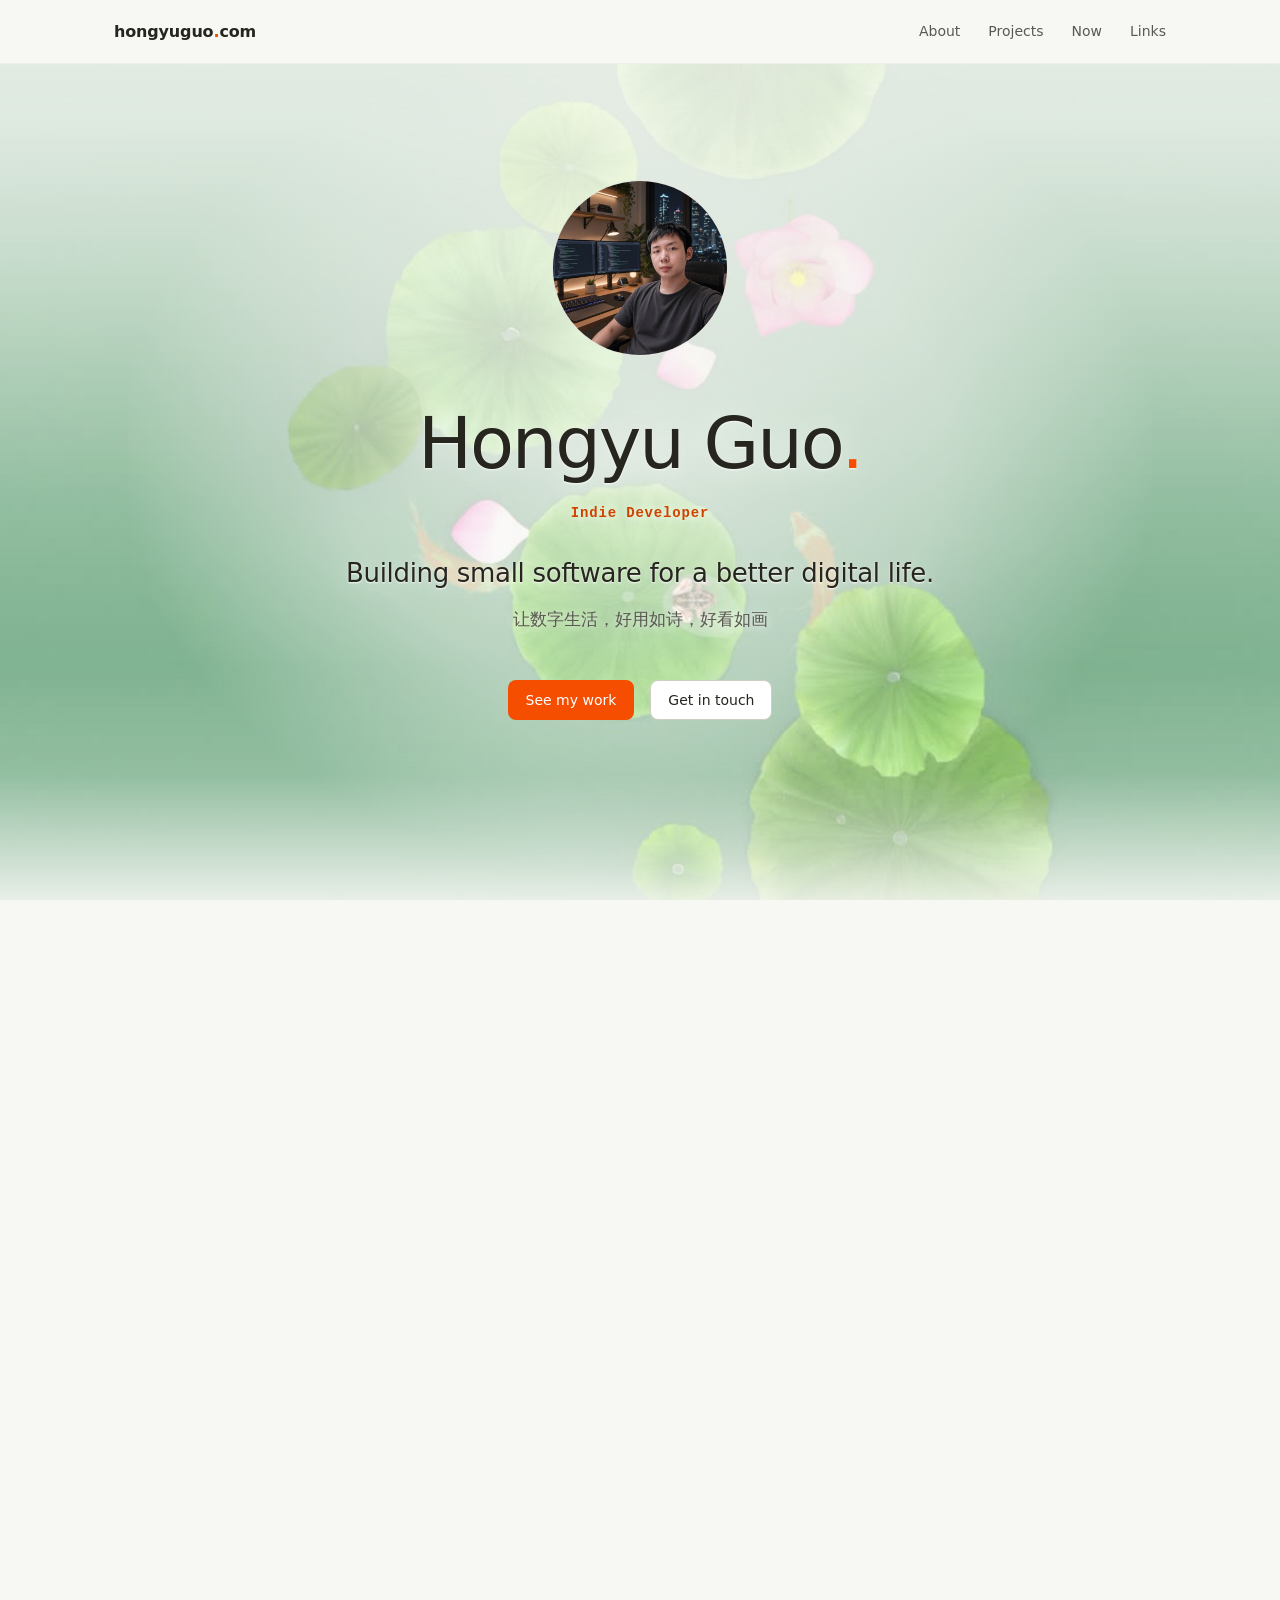
<file: preview-cursor.html>
<!DOCTYPE html>
<html lang="en">
<head>
  <meta charset="UTF-8">
  <meta name="viewport" content="width=device-width, initial-scale=1.0">
  <title>Hongyu Guo · Indie Developer (Cursor Preview)</title>
  <meta name="description" content="Hongyu Guo, indie developer. Building small software for a better digital life — SafeVault and MaiKer.">
  <link rel="icon" type="image/png" media="(prefers-color-scheme: dark)" href="assets/favicon-white.png?v=2">
  <link rel="icon" type="image/png" media="(prefers-color-scheme: light)" href="assets/favicon-black.png?v=2">
  <link rel="stylesheet" href="preview-cursor.css?v=3">
</head>
<body>

  <div class="preview-banner">Cursor style preview — the live site is served from index.html</div>

  <!-- Top nav · cream canvas, 64px -->
  <nav class="top-nav" aria-label="Global">
    <div class="nav-inner">
      <a class="wordmark" href="#top">hongyuguo<span class="dot">.</span>com</a>
      <div class="nav-links">
        <a href="#about" data-scene="about">About</a>
        <a href="#projects" data-scene="projects">Projects</a>
        <a href="#now" data-scene="now">Now</a>
        <a href="#links" data-scene="links">Links</a>
      </div>
    </div>
  </nav>

  <main id="top">

    <!-- One-screen scroll story: 4 scenes inside a sticky viewport -->
    <section class="hero hero-pond" id="hero-pond">
      <div class="hero-sticky">

        <!-- scene backdrop: three pond stills -->
        <div class="pond-scene" aria-hidden="true">
          <img class="pond-img" src="pond/ctd2.jpg" alt="" data-i="0">
          <img class="pond-img" src="pond/ct7.jpg" alt="" data-i="1">
          <img class="pond-img" src="pond/ct8.jpg" alt="" data-i="2">
        </div>

        <div class="pond-shade" id="pond-shade" aria-hidden="true"></div>
        <div class="white-veil" id="white-veil" aria-hidden="true"></div>

        <!-- Scene 1 · intro -->
        <div class="screen-content hero-content" id="screen-hero">
          <img class="avatar" src="assets/avatar.webp" alt="Portrait of Hongyu Guo" width="176" height="176">
          <h1 class="hero-name">Hongyu Guo<span class="dot">.</span></h1>
          <p class="hero-role">Indie Developer</p>
          <p class="hero-tagline">Building small software for a better digital life.</p>
          <p class="hero-tagline-zh">让数字生活，好用如诗，好看如画</p>
          <div class="hero-cta">
            <a class="btn-primary" href="#about" data-scene="about">See my work</a>
            <a class="btn-secondary" href="#links" data-scene="links">Get in touch</a>
          </div>
        </div>

        <!-- Scene 2 · About on translucent white veil -->
        <div class="screen-content screen-panel" id="screen-about">
          <div class="panel-inner">
            <p class="eyebrow">01 — About</p>
            <h2 class="section-title">About</h2>
            <div class="about-copy">
              <p>Hi, I’m Hongyu Guo — an indie developer. I design and build small software
                that makes digital life safer, calmer, and a little more beautiful:
                a password manager you can trust, wallpapers that make your Mac feel alive.</p>
              <p>Right now I’m focused on <a href="https://safevault-service.online" target="_blank" rel="noopener">SafeVault</a>
                and <a href="https://macwall.skin" target="_blank" rel="noopener">MaiKer</a>,
                both designed, built, and shipped by myself across five platforms.</p>
            </div>
          </div>
        </div>

        <!-- Scene 3 · Projects on translucent white veil -->
        <div class="screen-content screen-panel" id="screen-projects">
          <div class="panel-inner">
            <p class="eyebrow">02 — Projects</p>
            <h2 class="section-title">Projects</h2>
            <div class="projects-grid">
              <article class="product-card">
                <span class="card-tag">Password manager</span>
                <h3 class="product-name">SafeVault</h3>
                <p class="product-tagline">Built for all your devices — iOS, Android, macOS,
                  and Windows. Local-first, end-to-end protected.</p>
                <div class="product-cta">
                  <a class="btn-primary" href="https://safevault-service.online" target="_blank" rel="noopener">Visit site →</a>
                </div>
              </article>
              <article class="product-card">
                <span class="card-tag">Wallpaper app</span>
                <h3 class="product-name">MaiKer</h3>
                <p class="product-tagline">Wallpapers that make your Mac feel alive —
                  a curated gallery with dynamic themes, delivered to your desktop.</p>
                <div class="product-cta">
                  <a class="btn-primary" href="https://macwall.skin" target="_blank" rel="noopener">Visit site →</a>
                </div>
              </article>
            </div>
          </div>
        </div>

        <!-- Scene 4 · Now + Links + footer on white -->
        <div class="screen-content screen-end" id="screen-end">
          <div class="end-inner">

            <div class="end-row now-zone">
              <img class="carp-img" src="assets/carp.webp" alt="">
              <div class="end-block">
                <p class="eyebrow">03 — Now</p>
                <h2 class="section-title">Now</h2>
                <p class="now-copy">Shipping the next SafeVault update across four platforms, refining
                  the MaiKer content pipeline, and learning how to run a small software business
                  as a solo founder.</p>
              </div>
            </div>

            <div class="end-row links-zone">
              <div class="end-block">
                <p class="eyebrow">04 — Links</p>
                <h2 class="section-title">Links</h2>
                <div class="links-rows">
                  <div class="links-row">
                    <a class="link-pill" href="https://x.com/kevinguozn?s=11" target="_blank" rel="noopener"><img src="assets/icons/x.png" alt="">X (Twitter)</a>
                    <a class="link-pill" href="https://github.com/Gsaecy" target="_blank" rel="noopener"><img src="assets/icons/github.png" alt="">GitHub</a>
                    <a class="link-pill" href="https://www.instagram.com/kevin536752?igsi=bnB3Nnc3aXIwYXAx&amp;utm_source=qr" target="_blank" rel="noopener"><img src="assets/icons/instagram.png" alt="">Instagram</a>
                    <a class="link-pill" href="https://www.tiktok.com/@kevin.guo77?_r=1&amp;_t=ZT-99HRJlBDQfF" target="_blank" rel="noopener"><img src="assets/icons/tiktok.png" alt="">TikTok</a>
                  </div>
                  <div class="links-row">
                    <a class="link-pill" href="https://b23.tv/ZQjOlLR" target="_blank" rel="noopener"><img src="assets/icons/bilibili.png" alt=""><span data-i18n="links.bilibili">哔哩哔哩</span></a>
                    <a class="link-pill" href="https://xhslink.cn/m/9kBhTR2vwKs" target="_blank" rel="noopener"><img src="assets/icons/red.png?v=2" alt=""><span data-i18n="links.red">小红书</span></a>
                  </div>
                </div>
              </div>
            </div>

            <div class="frog-frames" aria-hidden="true">
              <img class="frog-frame f1" src="assets/frog1.webp" alt="">
              <img class="frog-frame f2" src="assets/frog2.webp" alt="">
            </div>

            <div class="end-footer">
              <p>© 2026 Hongyu Guo — Building small software for a better digital life.</p>
              <p class="zh">让数字生活，好用如诗，好看如画。</p>
              <p class="credit">Carp &amp; Frog 3D models by the author (Hongyu Guo) · <a href="https://www.cgmodel.com/model/551075.html" target="_blank" rel="noopener">CGmodel</a></p>
            </div>

          </div>
        </div>

      </div>
    </section>

  </main>

  <script src="preview-cursor-pond.js?v=5"></script>
</body>
</html>
</file>
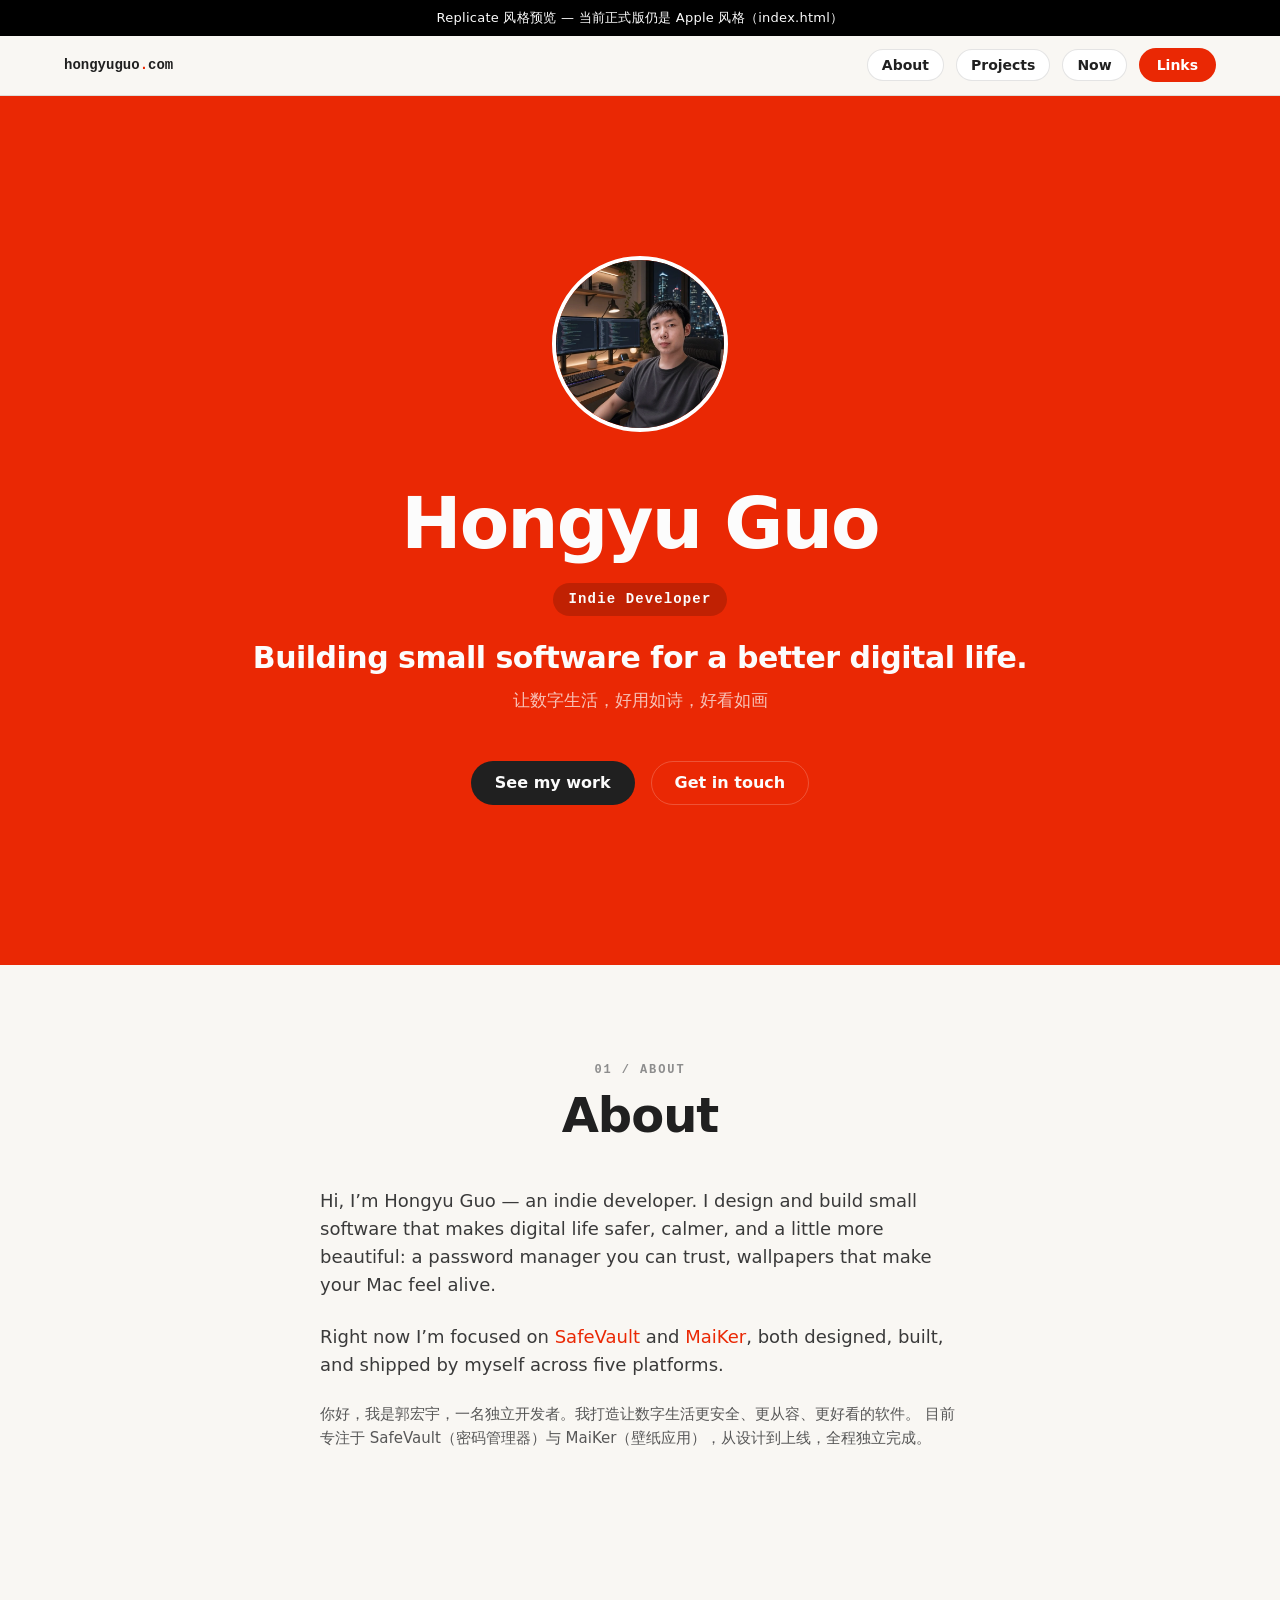
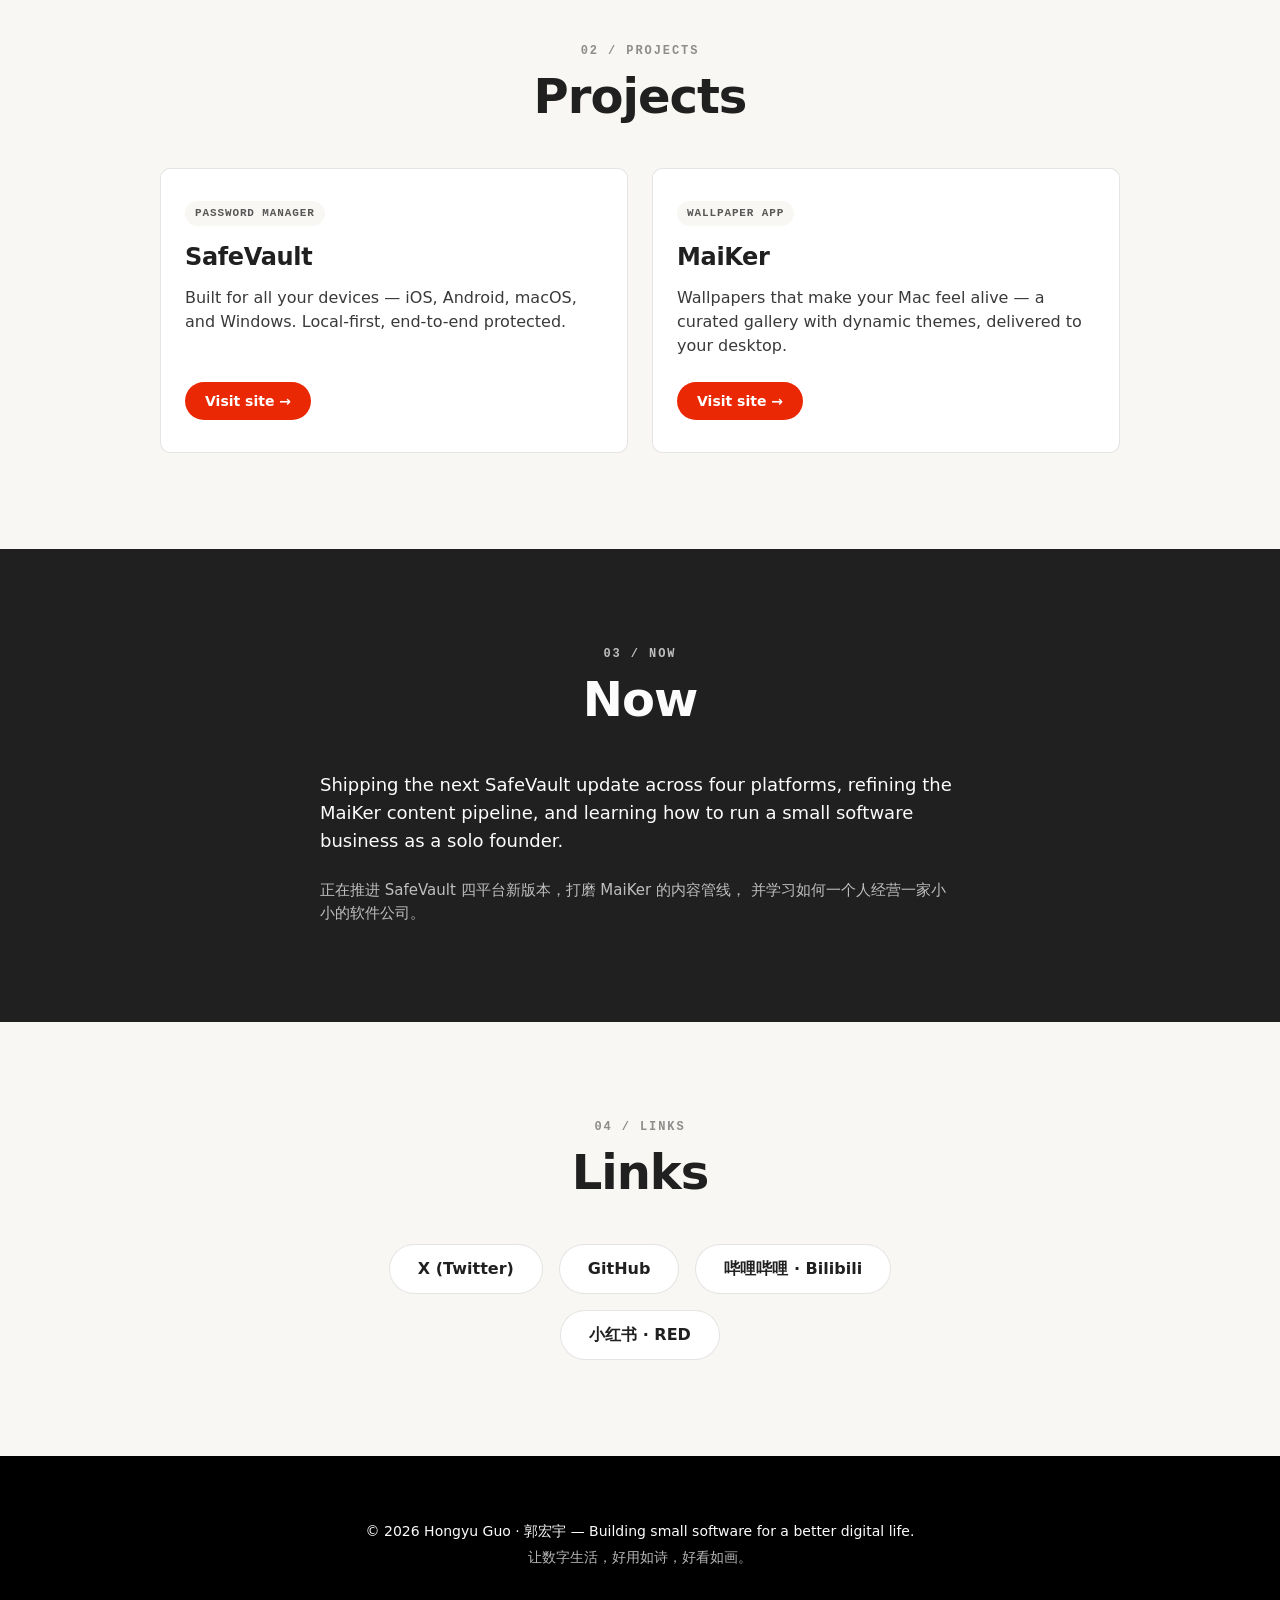
<file: preview-replicate.html>
<!DOCTYPE html>
<html lang="en">
<head>
  <meta charset="UTF-8">
  <meta name="viewport" content="width=device-width, initial-scale=1.0">
  <title>Hongyu Guo · Indie Developer（Replicate 风格预览）</title>
  <meta name="description" content="Hongyu Guo (郭宏宇), indie developer. Building small software for a better digital life — SafeVault and MaiKer.">
  <link rel="icon" type="image/png" href="assets/favicon-black.png">
  <link rel="stylesheet" href="preview-replicate.css">
</head>
<body>

  <div class="preview-banner">Replicate 风格预览 — 当前正式版仍是 Apple 风格（index.html）</div>

  <!-- Nav — cream, 60px -->
  <nav class="nav-bar" aria-label="Global">
    <div class="nav-inner">
      <a class="wordmark" href="#top">hongyuguo<span class="dot">.</span>com</a>
      <div class="nav-links">
        <a class="sub-nav-pill" href="#about">About</a>
        <a class="sub-nav-pill" href="#projects">Projects</a>
        <a class="sub-nav-pill" href="#now">Now</a>
        <a class="btn-primary nav-cta" href="#links">Links</a>
      </div>
    </div>
  </nav>

  <main id="top">

    <!-- Hero — full-bleed orange band -->
    <section class="hero-band">
      <img class="avatar" src="assets/avatar.webp" alt="Portrait of Hongyu Guo" width="176" height="176">
      <h1 class="hero-name">Hongyu Guo</h1>
      <p class="hero-role">Indie Developer</p>
      <p class="hero-tagline">Building small software for a better digital life.</p>
      <p class="hero-tagline-zh">让数字生活，好用如诗，好看如画</p>
      <div class="hero-cta">
        <a class="btn-dark" href="#projects">See my work</a>
        <a class="btn-outline-on-orange" href="#links">Get in touch</a>
      </div>
    </section>

    <!-- About — cream band -->
    <section class="band" id="about">
      <p class="eyebrow">01 / ABOUT</p>
      <h2 class="section-title">About</h2>
      <div class="about-copy">
        <p>Hi, I’m Hongyu Guo — an indie developer. I design and build small software
          that makes digital life safer, calmer, and a little more beautiful:
          a password manager you can trust, wallpapers that make your Mac feel alive.</p>
        <p>Right now I’m focused on <a href="https://safevault-service.online" target="_blank" rel="noopener">SafeVault</a>
          and <a href="https://macwall.skin" target="_blank" rel="noopener">MaiKer</a>,
          both designed, built, and shipped by myself across five platforms.</p>
        <p class="zh">你好，我是郭宏宇，一名独立开发者。我打造让数字生活更安全、更从容、更好看的软件。
          目前专注于 SafeVault（密码管理器）与 MaiKer（壁纸应用），从设计到上线，全程独立完成。</p>
      </div>
    </section>

    <!-- Projects — cream band, white cards -->
    <section class="band" id="projects">
      <p class="eyebrow">02 / PROJECTS</p>
      <h2 class="section-title">Projects</h2>
      <div class="projects-grid">
        <article class="product-card">
          <span class="card-tag">Password manager</span>
          <h3 class="product-name">SafeVault</h3>
          <p class="product-tagline">Built for all your devices — iOS, Android, macOS,
            and Windows. Local-first, end-to-end protected.</p>
          <div class="product-cta">
            <a class="btn-primary" href="https://safevault-service.online" target="_blank" rel="noopener">Visit site →</a>
          </div>
        </article>
        <article class="product-card">
          <span class="card-tag">Wallpaper app</span>
          <h3 class="product-name">MaiKer</h3>
          <p class="product-tagline">Wallpapers that make your Mac feel alive —
            a curated gallery with dynamic themes, delivered to your desktop.</p>
          <div class="product-cta">
            <a class="btn-primary" href="https://macwall.skin" target="_blank" rel="noopener">Visit site →</a>
          </div>
        </article>
      </div>
    </section>

    <!-- Now — dark band (code-story rhythm) -->
    <section class="band-dark" id="now">
      <p class="eyebrow on-dark">03 / NOW</p>
      <h2 class="section-title on-dark">Now</h2>
      <p class="now-copy">Shipping the next SafeVault update across four platforms, refining
        the MaiKer content pipeline, and learning how to run a small software business
        as a solo founder.</p>
      <p class="now-copy zh">正在推进 SafeVault 四平台新版本，打磨 MaiKer 的内容管线，
        并学习如何一个人经营一家小小的软件公司。</p>
    </section>

    <!-- Links — cream band, pill grid -->
    <section class="band" id="links">
      <p class="eyebrow">04 / LINKS</p>
      <h2 class="section-title">Links</h2>
      <!-- TODO: 替换为真实账号链接 -->
      <div class="links-pills">
        <a class="link-pill" href="https://x.com/hongyuguo" target="_blank" rel="noopener">X (Twitter)</a>
        <a class="link-pill" href="https://github.com/hongyuguo" target="_blank" rel="noopener">GitHub</a>
        <a class="link-pill" href="https://space.bilibili.com/000000000" target="_blank" rel="noopener">哔哩哔哩 · Bilibili</a>
        <a class="link-pill" href="https://www.xiaohongshu.com/user/profile/0000000000000000" target="_blank" rel="noopener">小红书 · RED</a>
      </div>
    </section>

  </main>

  <footer class="footer">
    <p>© 2026 Hongyu Guo · 郭宏宇 — Building small software for a better digital life.</p>
    <p class="zh">让数字生活，好用如诗，好看如画。</p>
  </footer>

</body>
</html>
</file>
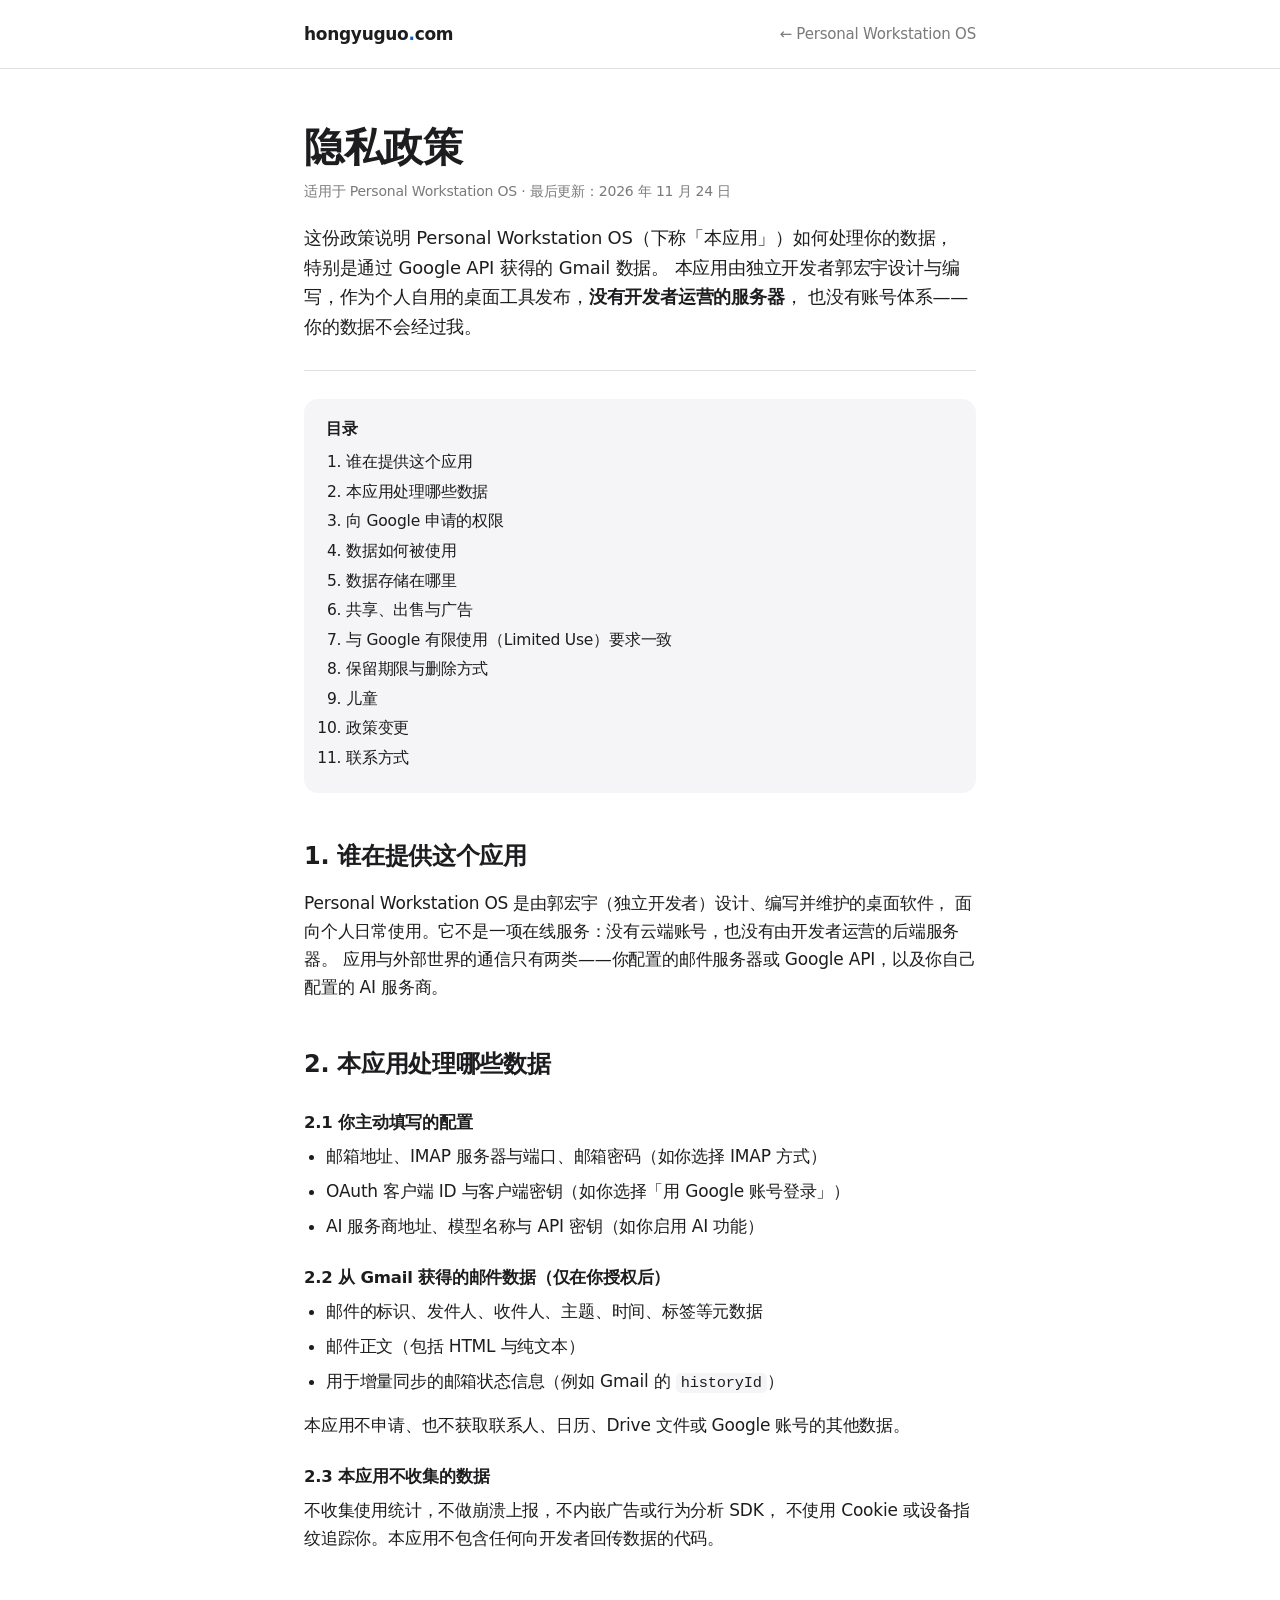
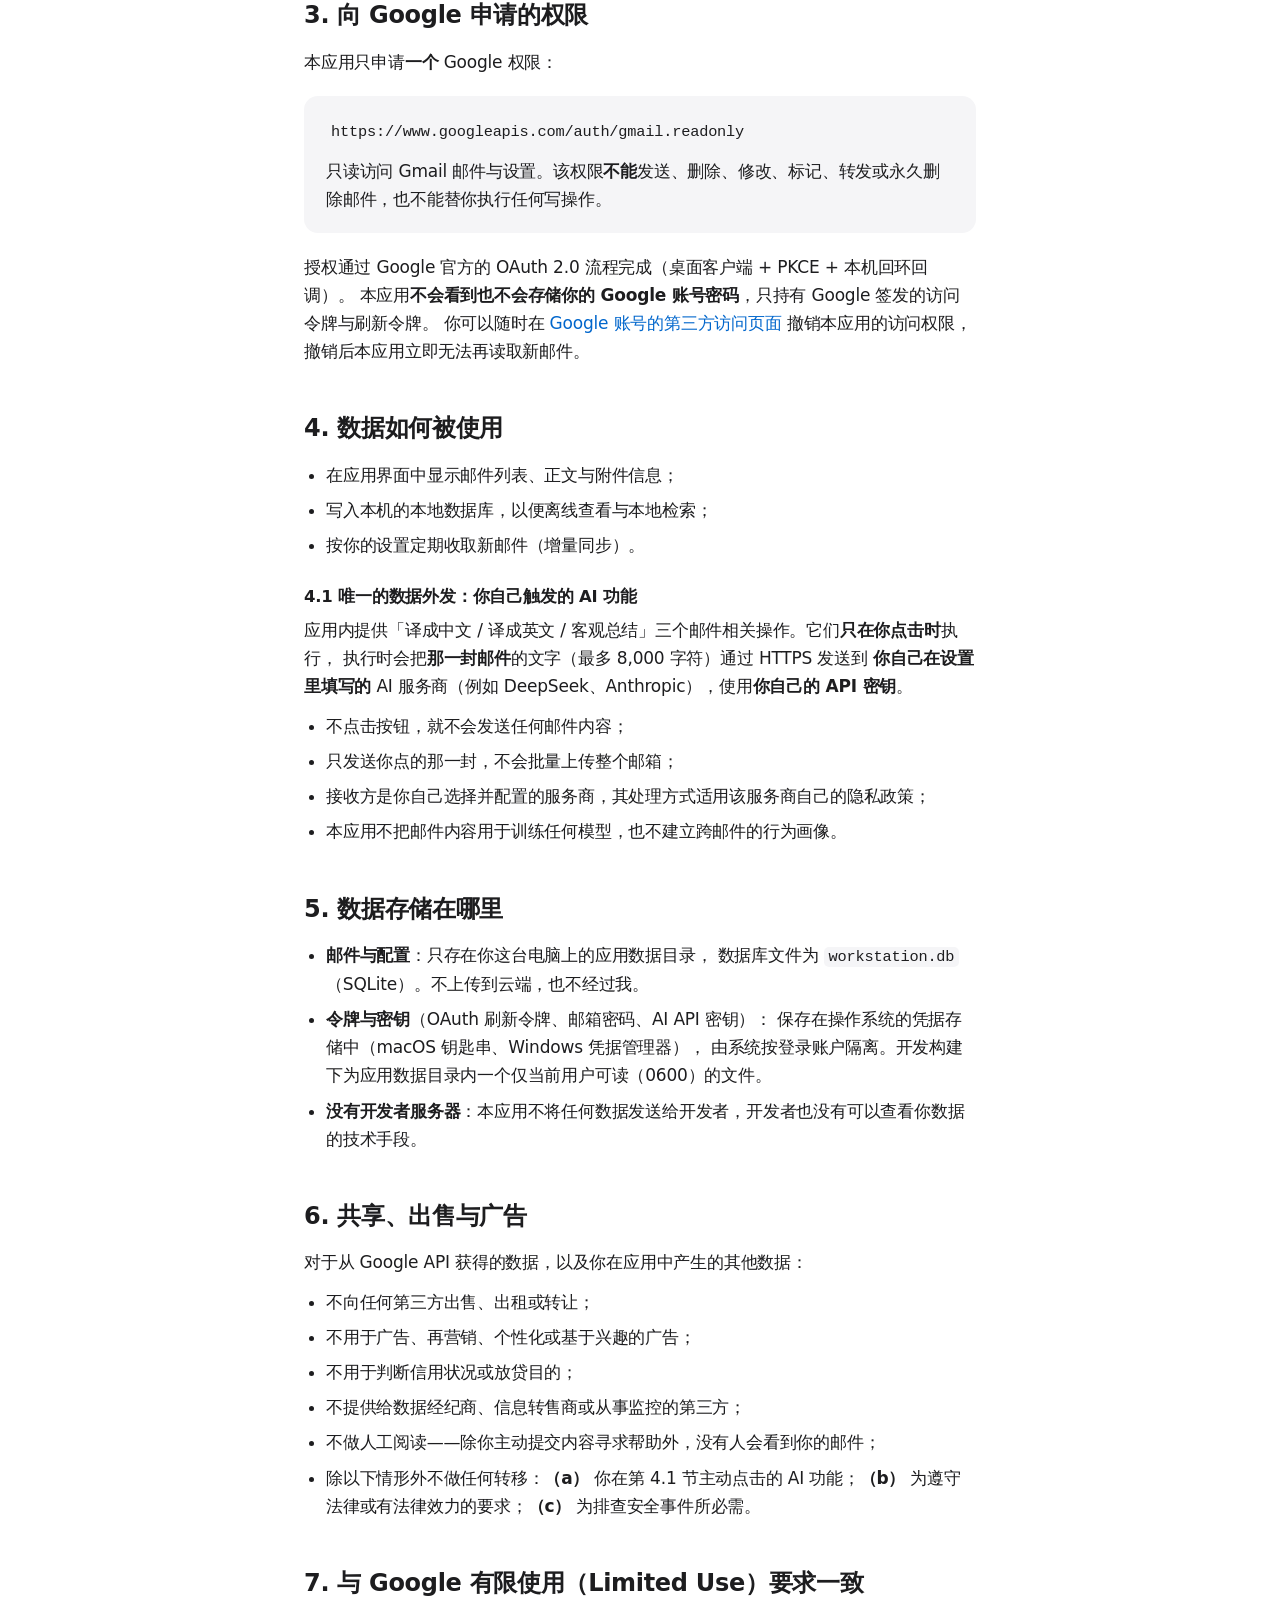
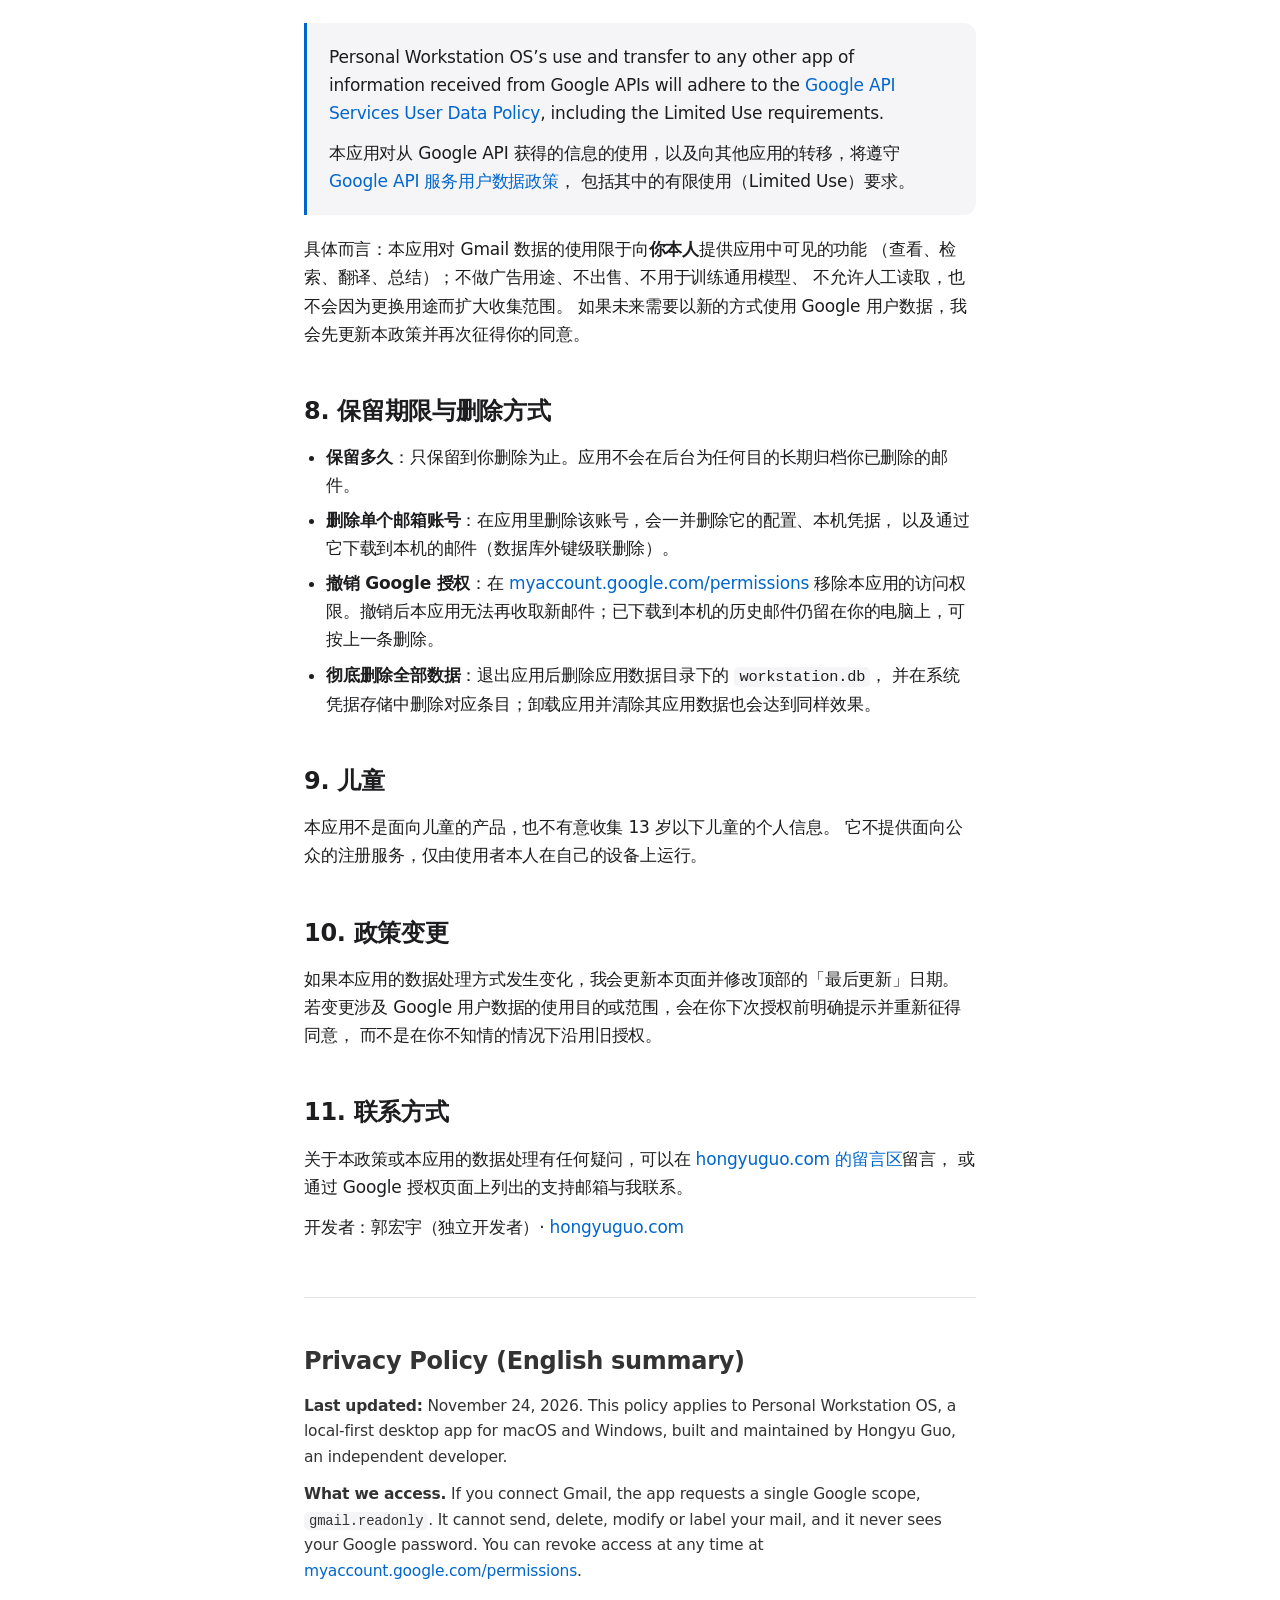
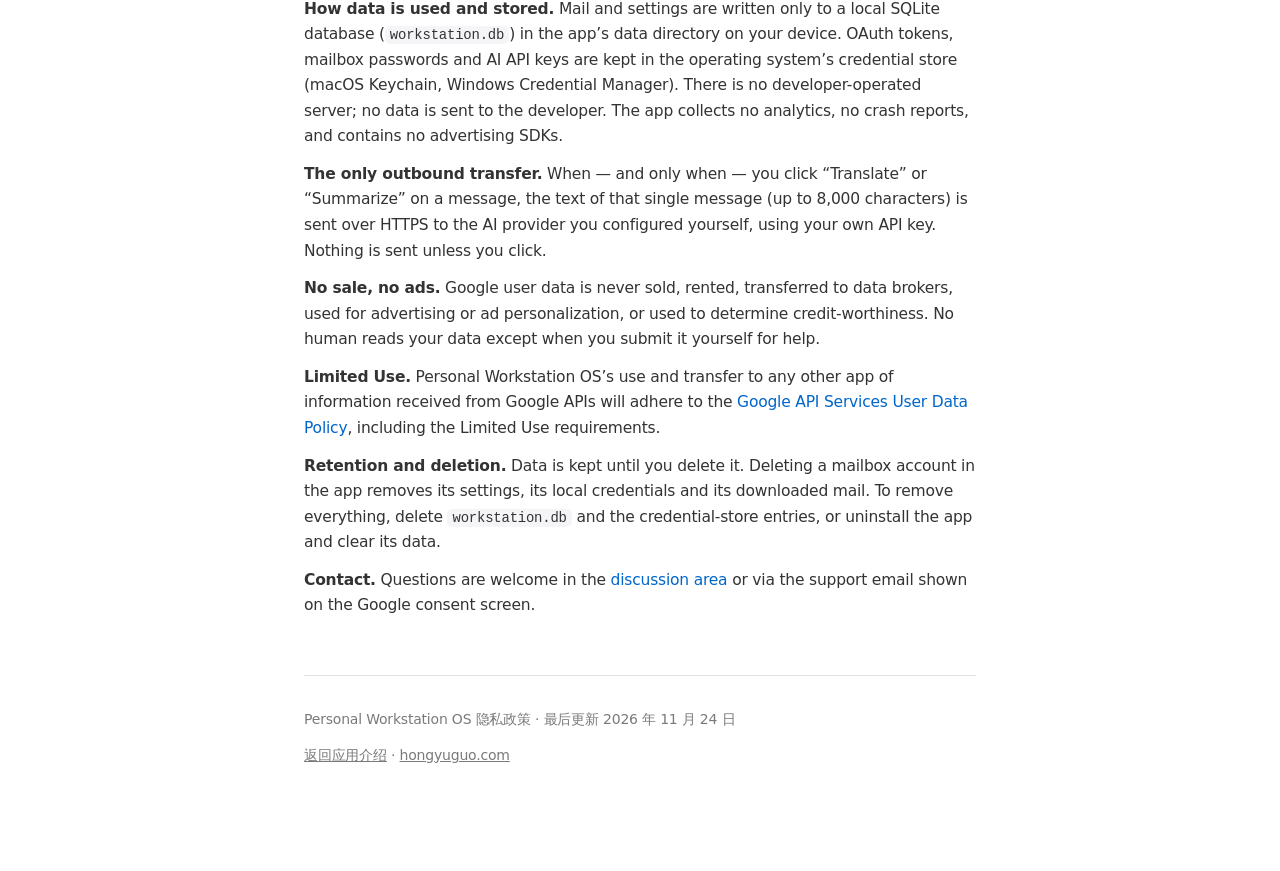
<file: workstation/privacy.html>
<!DOCTYPE html>
<html lang="zh-CN">
<head>
  <meta charset="UTF-8">
  <meta name="viewport" content="width=device-width, initial-scale=1.0">
  <title>隐私政策 · Personal Workstation OS</title>
  <meta name="description" content="Personal Workstation OS 的隐私政策：如何访问、使用、存储与共享数据，包括通过 Google API 获取的 Gmail 数据。">
  <link rel="canonical" href="https://hongyuguo.com/workstation/privacy.html">
  <link rel="icon" type="image/png" media="(prefers-color-scheme: dark)" href="../assets/favicon-white.png?v=2">
  <link rel="icon" type="image/png" media="(prefers-color-scheme: light)" href="../assets/favicon-black.png?v=2">
  <style>
    :root {
      --primary: #0066cc;
      --primary-focus: #0071e3;
      --ink: #1d1d1f;
      --ink-muted: #7a7a7a;
      --hairline: #e0e0e0;
      --canvas: #ffffff;
      --canvas-parchment: #f5f5f7;
      --font-display: "SF Pro Display", system-ui, -apple-system, BlinkMacSystemFont, "PingFang SC", "Microsoft YaHei", sans-serif;
      --font-text: "SF Pro Text", system-ui, -apple-system, BlinkMacSystemFont, "PingFang SC", "Microsoft YaHei", sans-serif;
    }
    * { box-sizing: border-box; }
    html { -webkit-text-size-adjust: 100%; }
    body {
      margin: 0;
      background: var(--canvas);
      color: var(--ink);
      font-family: var(--font-text);
      font-size: 17px;
      line-height: 1.65;
      letter-spacing: -0.2px;
    }
    .topbar { border-bottom: 1px solid var(--hairline); }
    .topbar-inner {
      max-width: 720px;
      margin: 0 auto;
      padding: 20px 24px;
      display: flex;
      align-items: center;
      justify-content: space-between;
      gap: 16px;
      font-size: 15px;
    }
    .wordmark {
      font-family: var(--font-display);
      font-weight: 600;
      font-size: 17px;
      color: var(--ink);
      text-decoration: none;
      letter-spacing: -0.3px;
    }
    .wordmark .dot { color: var(--primary); }
    .topbar a.plain { color: var(--ink-muted); text-decoration: none; }
    .topbar a.plain:hover { color: var(--ink); }
    .wrap { max-width: 720px; margin: 0 auto; padding: 56px 24px 96px; }
    h1 {
      font-family: var(--font-display);
      font-size: 40px;
      line-height: 1.12;
      font-weight: 600;
      letter-spacing: -0.5px;
      margin: 0 0 10px;
    }
    .updated {
      font-size: 14px;
      color: var(--ink-muted);
      margin: 0 0 8px;
    }
    .intro {
      font-size: 18px;
      margin: 20px 0 8px;
      padding-bottom: 28px;
      border-bottom: 1px solid var(--hairline);
    }
    h2 {
      font-family: var(--font-display);
      font-size: 24px;
      font-weight: 600;
      letter-spacing: -0.3px;
      margin: 44px 0 12px;
      scroll-margin-top: 24px;
    }
    h3 { font-size: 16.5px; font-weight: 600; margin: 24px 0 6px; }
    p { margin: 0 0 12px; }
    ul { margin: 0 0 14px; padding-left: 22px; }
    li { margin-bottom: 7px; }
    a { color: var(--primary); text-decoration: none; }
    a:hover { color: var(--primary-focus); text-decoration: underline; }
    code {
      font-family: ui-monospace, SFMono-Regular, Menlo, Consolas, monospace;
      font-size: 0.9em;
      background: var(--canvas-parchment);
      padding: 1px 5px;
      border-radius: 5px;
    }
    .box {
      background: var(--canvas-parchment);
      border-radius: 14px;
      padding: 20px 22px;
      margin: 20px 0;
    }
    .box p:last-child, .box ul:last-child { margin-bottom: 0; }
    .box.quote {
      border-left: 3px solid var(--primary);
      border-radius: 0 12px 12px 0;
    }
    .toc {
      margin: 28px 0 0;
      padding: 18px 22px;
      background: var(--canvas-parchment);
      border-radius: 14px;
      font-size: 15.5px;
    }
    .toc ol { margin: 8px 0 0; padding-left: 20px; }
    .toc li { margin-bottom: 4px; }
    .toc a { color: var(--ink); }
    .toc a:hover { color: var(--primary); }
    hr.rule { border: 0; border-top: 1px solid var(--hairline); margin: 56px 0 32px; }
    .en { font-size: 15.5px; color: #333; }
    footer { font-size: 14px; color: var(--ink-muted); line-height: 1.7; }
    footer a { color: var(--ink-muted); text-decoration: underline; }
    @media (max-width: 520px) { h1 { font-size: 32px; } }
  </style>
</head>
<body>

  <div class="topbar">
    <div class="topbar-inner">
      <a class="wordmark" href="https://hongyuguo.com/">hongyuguo<span class="dot">.</span>com</a>
      <a class="plain" href="https://hongyuguo.com/workstation/">← Personal Workstation OS</a>
    </div>
  </div>

  <main class="wrap">

    <h1>隐私政策</h1>
    <p class="updated">适用于 Personal Workstation OS · 最后更新：2026 年 11 月 24 日</p>

    <p class="intro">
      这份政策说明 Personal Workstation OS（下称「本应用」）如何处理你的数据，
      特别是通过 Google API 获得的 Gmail 数据。
      本应用由独立开发者郭宏宇设计与编写，作为个人自用的桌面工具发布，<strong>没有开发者运营的服务器</strong>，
      也没有账号体系——你的数据不会经过我。
    </p>

    <nav class="toc" aria-label="目录">
      <strong>目录</strong>
      <ol>
        <li><a href="#who">谁在提供这个应用</a></li>
        <li><a href="#data">本应用处理哪些数据</a></li>
        <li><a href="#google">向 Google 申请的权限</a></li>
        <li><a href="#use">数据如何被使用</a></li>
        <li><a href="#storage">数据存储在哪里</a></li>
        <li><a href="#share">共享、出售与广告</a></li>
        <li><a href="#limited-use">与 Google 有限使用（Limited Use）要求一致</a></li>
        <li><a href="#retention">保留期限与删除方式</a></li>
        <li><a href="#children">儿童</a></li>
        <li><a href="#changes">政策变更</a></li>
        <li><a href="#contact">联系方式</a></li>
      </ol>
    </nav>

    <h2 id="who">1. 谁在提供这个应用</h2>
    <p>
      Personal Workstation OS 是由郭宏宇（独立开发者）设计、编写并维护的桌面软件，
      面向个人日常使用。它不是一项在线服务：没有云端账号，也没有由开发者运营的后端服务器。
      应用与外部世界的通信只有两类——你配置的邮件服务器或 Google API，以及你自己配置的 AI 服务商。
    </p>

    <h2 id="data">2. 本应用处理哪些数据</h2>
    <h3>2.1 你主动填写的配置</h3>
    <ul>
      <li>邮箱地址、IMAP 服务器与端口、邮箱密码（如你选择 IMAP 方式）</li>
      <li>OAuth 客户端 ID 与客户端密钥（如你选择「用 Google 账号登录」）</li>
      <li>AI 服务商地址、模型名称与 API 密钥（如你启用 AI 功能）</li>
    </ul>

    <h3>2.2 从 Gmail 获得的邮件数据（仅在你授权后）</h3>
    <ul>
      <li>邮件的标识、发件人、收件人、主题、时间、标签等元数据</li>
      <li>邮件正文（包括 HTML 与纯文本）</li>
      <li>用于增量同步的邮箱状态信息（例如 Gmail 的 <code>historyId</code>）</li>
    </ul>
    <p>本应用不申请、也不获取联系人、日历、Drive 文件或 Google 账号的其他数据。</p>

    <h3>2.3 本应用不收集的数据</h3>
    <p>
      不收集使用统计，不做崩溃上报，不内嵌广告或行为分析 SDK，
      不使用 Cookie 或设备指纹追踪你。本应用不包含任何向开发者回传数据的代码。
    </p>

    <h2 id="google">3. 向 Google 申请的权限</h2>
    <p>
      本应用只申请<strong>一个</strong> Google 权限：
    </p>
    <div class="box">
      <p><code>https://www.googleapis.com/auth/gmail.readonly</code></p>
      <p>只读访问 Gmail 邮件与设置。该权限<strong>不能</strong>发送、删除、修改、标记、转发或永久删除邮件，也不能替你执行任何写操作。</p>
    </div>
    <p>
      授权通过 Google 官方的 OAuth 2.0 流程完成（桌面客户端 + PKCE + 本机回环回调）。
      本应用<strong>不会看到也不会存储你的 Google 账号密码</strong>，只持有 Google 签发的访问令牌与刷新令牌。
      你可以随时在 <a href="https://myaccount.google.com/permissions" target="_blank" rel="noopener">Google 账号的第三方访问页面</a>
      撤销本应用的访问权限，撤销后本应用立即无法再读取新邮件。
    </p>

    <h2 id="use">4. 数据如何被使用</h2>
    <ul>
      <li>在应用界面中显示邮件列表、正文与附件信息；</li>
      <li>写入本机的本地数据库，以便离线查看与本地检索；</li>
      <li>按你的设置定期收取新邮件（增量同步）。</li>
    </ul>

    <h3>4.1 唯一的数据外发：你自己触发的 AI 功能</h3>
    <p>
      应用内提供「译成中文 / 译成英文 / 客观总结」三个邮件相关操作。它们<strong>只在你点击时</strong>执行，
      执行时会把<strong>那一封邮件</strong>的文字（最多 8,000 字符）通过 HTTPS 发送到
      <strong>你自己在设置里填写的</strong> AI 服务商（例如 DeepSeek、Anthropic），使用<strong>你自己的 API 密钥</strong>。
    </p>
    <ul>
      <li>不点击按钮，就不会发送任何邮件内容；</li>
      <li>只发送你点的那一封，不会批量上传整个邮箱；</li>
      <li>接收方是你自己选择并配置的服务商，其处理方式适用该服务商自己的隐私政策；</li>
      <li>本应用不把邮件内容用于训练任何模型，也不建立跨邮件的行为画像。</li>
    </ul>

    <h2 id="storage">5. 数据存储在哪里</h2>
    <ul>
      <li>
        <strong>邮件与配置</strong>：只存在你这台电脑上的应用数据目录，
        数据库文件为 <code>workstation.db</code>（SQLite）。不上传到云端，也不经过我。
      </li>
      <li>
        <strong>令牌与密钥</strong>（OAuth 刷新令牌、邮箱密码、AI API 密钥）：
        保存在操作系统的凭据存储中（macOS 钥匙串、Windows 凭据管理器），
        由系统按登录账户隔离。开发构建下为应用数据目录内一个仅当前用户可读（0600）的文件。
      </li>
      <li>
        <strong>没有开发者服务器</strong>：本应用不将任何数据发送给开发者，开发者也没有可以查看你数据的技术手段。
      </li>
    </ul>

    <h2 id="share">6. 共享、出售与广告</h2>
    <p>对于从 Google API 获得的数据，以及你在应用中产生的其他数据：</p>
    <ul>
      <li>不向任何第三方出售、出租或转让；</li>
      <li>不用于广告、再营销、个性化或基于兴趣的广告；</li>
      <li>不用于判断信用状况或放贷目的；</li>
      <li>不提供给数据经纪商、信息转售商或从事监控的第三方；</li>
      <li>不做人工阅读——除你主动提交内容寻求帮助外，没有人会看到你的邮件；</li>
      <li>除以下情形外不做任何转移：<strong>（a）</strong> 你在第 4.1 节主动点击的 AI 功能；<strong>（b）</strong> 为遵守法律或有法律效力的要求；<strong>（c）</strong> 为排查安全事件所必需。</li>
    </ul>

    <h2 id="limited-use">7. 与 Google 有限使用（Limited Use）要求一致</h2>
    <div class="box quote">
      <p lang="en">
        Personal Workstation OS&rsquo;s use and transfer to any other app of information received from Google APIs
        will adhere to the
        <a href="https://developers.google.com/terms/api-services-user-data-policy" target="_blank" rel="noopener">Google API Services User Data Policy</a>,
        including the Limited Use requirements.
      </p>
      <p>
        本应用对从 Google API 获得的信息的使用，以及向其他应用的转移，将遵守
        <a href="https://developers.google.com/terms/api-services-user-data-policy" target="_blank" rel="noopener">Google API 服务用户数据政策</a>，
        包括其中的有限使用（Limited Use）要求。
      </p>
    </div>
    <p>
      具体而言：本应用对 Gmail 数据的使用限于向<strong>你本人</strong>提供应用中可见的功能
      （查看、检索、翻译、总结）；不做广告用途、不出售、不用于训练通用模型、
      不允许人工读取，也不会因为更换用途而扩大收集范围。
      如果未来需要以新的方式使用 Google 用户数据，我会先更新本政策并再次征得你的同意。
    </p>

    <h2 id="retention">8. 保留期限与删除方式</h2>
    <ul>
      <li>
        <strong>保留多久</strong>：只保留到你删除为止。应用不会在后台为任何目的长期归档你已删除的邮件。
      </li>
      <li>
        <strong>删除单个邮箱账号</strong>：在应用里删除该账号，会一并删除它的配置、本机凭据，
        以及通过它下载到本机的邮件（数据库外键级联删除）。
      </li>
      <li>
        <strong>撤销 Google 授权</strong>：在
        <a href="https://myaccount.google.com/permissions" target="_blank" rel="noopener">myaccount.google.com/permissions</a>
        移除本应用的访问权限。撤销后本应用无法再收取新邮件；已下载到本机的历史邮件仍留在你的电脑上，可按上一条删除。
      </li>
      <li>
        <strong>彻底删除全部数据</strong>：退出应用后删除应用数据目录下的 <code>workstation.db</code>，
        并在系统凭据存储中删除对应条目；卸载应用并清除其应用数据也会达到同样效果。
      </li>
    </ul>

    <h2 id="children">9. 儿童</h2>
    <p>
      本应用不是面向儿童的产品，也不有意收集 13 岁以下儿童的个人信息。
      它不提供面向公众的注册服务，仅由使用者本人在自己的设备上运行。
    </p>

    <h2 id="changes">10. 政策变更</h2>
    <p>
      如果本应用的数据处理方式发生变化，我会更新本页面并修改顶部的「最后更新」日期。
      若变更涉及 Google 用户数据的使用目的或范围，会在你下次授权前明确提示并重新征得同意，
      而不是在你不知情的情况下沿用旧授权。
    </p>

    <h2 id="contact">11. 联系方式</h2>
    <p>
      关于本政策或本应用的数据处理有任何疑问，可以在
      <a href="https://hongyuguo.com/discuss.html">hongyuguo.com 的留言区</a>留言，
      或通过 Google 授权页面上列出的支持邮箱与我联系。
    </p>
    <p>
      开发者：郭宏宇（独立开发者）· <a href="https://hongyuguo.com/">hongyuguo.com</a>
    </p>

    <hr class="rule">

    <section class="en" lang="en">
      <h2>Privacy Policy (English summary)</h2>
      <p><strong>Last updated:</strong> November 24, 2026. This policy applies to Personal Workstation OS, a local-first desktop app for macOS and Windows, built and maintained by Hongyu Guo, an independent developer.</p>
      <p>
        <strong>What we access.</strong> If you connect Gmail, the app requests a single Google scope,
        <code>gmail.readonly</code>. It cannot send, delete, modify or label your mail, and it never sees your Google password.
        You can revoke access at any time at
        <a href="https://myaccount.google.com/permissions" target="_blank" rel="noopener">myaccount.google.com/permissions</a>.
      </p>
      <p>
        <strong>How data is used and stored.</strong> Mail and settings are written only to a local SQLite database
        (<code>workstation.db</code>) in the app&rsquo;s data directory on your device. OAuth tokens, mailbox passwords and
        AI API keys are kept in the operating system&rsquo;s credential store (macOS Keychain, Windows Credential Manager).
        There is no developer-operated server; no data is sent to the developer. The app collects no analytics,
        no crash reports, and contains no advertising SDKs.
      </p>
      <p>
        <strong>The only outbound transfer.</strong> When — and only when — you click &ldquo;Translate&rdquo; or &ldquo;Summarize&rdquo;
        on a message, the text of that single message (up to 8,000 characters) is sent over HTTPS to the AI provider
        you configured yourself, using your own API key. Nothing is sent unless you click.
      </p>
      <p>
        <strong>No sale, no ads.</strong> Google user data is never sold, rented, transferred to data brokers, used for
        advertising or ad personalization, or used to determine credit-worthiness. No human reads your data except when
        you submit it yourself for help.
      </p>
      <p>
        <strong>Limited Use.</strong> Personal Workstation OS&rsquo;s use and transfer to any other app of information received
        from Google APIs will adhere to the
        <a href="https://developers.google.com/terms/api-services-user-data-policy" target="_blank" rel="noopener">Google API Services User Data Policy</a>,
        including the Limited Use requirements.
      </p>
      <p>
        <strong>Retention and deletion.</strong> Data is kept until you delete it. Deleting a mailbox account in the app
        removes its settings, its local credentials and its downloaded mail. To remove everything, delete
        <code>workstation.db</code> and the credential-store entries, or uninstall the app and clear its data.
      </p>
      <p>
        <strong>Contact.</strong> Questions are welcome in the
        <a href="https://hongyuguo.com/discuss.html">discussion area</a> or via the support email shown on the Google consent screen.
      </p>
    </section>

    <hr class="rule">

    <footer>
      <p>Personal Workstation OS 隐私政策 · 最后更新 2026 年 11 月 24 日</p>
      <p><a href="https://hongyuguo.com/workstation/">返回应用介绍</a> · <a href="https://hongyuguo.com/">hongyuguo.com</a></p>
    </footer>

  </main>

</body>
</html>
</file>
<file: preview-cursor.css>
/* ==========================================================================
   Hongyu Guo — Cursor 风格预览（单屏滚动叙事版）
   设计规范：design/candidates/cursor.md（warm cream canvas + Cursor Orange）
   结构：400vh 滚动轨道 + sticky 100vh 视窗，四幕内容按滚动进度显现
   ========================================================================== */

:root {
  --primary: #f54e00;
  --primary-active: #d04200;
  --ink: #26251e;
  --body: #5a5852;
  --muted: #807d72;
  --hairline: #e6e5e0;
  --hairline-soft: #efeee8;
  --hairline-strong: #cfcdc4;
  --canvas: #f7f7f4;
  --surface-card: #ffffff;

  --font-sans: "Inter", system-ui, -apple-system, BlinkMacSystemFont,
    "Helvetica Neue", "PingFang SC", "Hiragino Sans GB", "Microsoft YaHei", sans-serif;
  --font-mono: "JetBrains Mono", "SF Mono", ui-monospace, Menlo, monospace;

  --sp-section: 80px;
  --sp-xxl: 48px;
  --sp-xl: 32px;
  --sp-lg: 24px;
  --sp-md: 20px;
  --sp-base: 16px;

  --rounded-md: 8px;
  --rounded-lg: 12px;
}

* { margin: 0; padding: 0; box-sizing: border-box; }

body {
  font-family: var(--font-sans);
  font-size: 16px;
  line-height: 1.5;
  color: var(--body);
  background: var(--canvas);
  -webkit-font-smoothing: antialiased;
}

a { color: var(--primary); text-decoration: none; }

.top-nav {
  position: fixed; /* immune to scroll: no sticky re-positioning jitter */
  top: 0;
  left: 0;
  width: 100%;
  z-index: 100;
  height: 64px;
  background: var(--canvas);
  border-bottom: 1px solid var(--hairline-soft);
  display: flex;
  align-items: center;
}

.nav-inner {
  width: 100%;
  max-width: 1100px;
  margin: 0 auto;
  padding: 0 24px;
  display: flex;
  align-items: center;
  justify-content: space-between;
  gap: var(--sp-lg);
}

.wordmark { font-size: 16px; font-weight: 600; letter-spacing: -0.01em; color: var(--ink); }
.wordmark .dot { color: var(--primary); }

.nav-links { display: flex; align-items: center; gap: 28px; }
.nav-links a { font-size: 14px; font-weight: 500; color: var(--body); transition: color 0.2s ease; }
.nav-links a:hover { color: var(--ink); }

/* language switch — 中 / EN */
.lang-switch {
  display: inline-flex;
  align-items: center;
  gap: 6px;
  flex-shrink: 0;
  font-size: 13px;
  line-height: 1;
}
.lang-switch a {
  color: var(--muted);
  font-weight: 500;
  padding: 4px 2px;
  transition: color 0.2s ease;
}
.lang-switch a:hover { color: var(--ink); }
.lang-switch a.active { color: var(--primary); font-weight: 600; }
.lang-switch .sep { color: var(--hairline-strong); }

/* ---- scroll story: track + fixed viewport ---------------------------------- */
.hero-pond { height: 400vh; position: relative; }

/* fixed (not sticky): scroll only drives opacity, text position never moves —
   eliminates sub-pixel jitter caused by sticky re-positioning during scrolling */
.hero-sticky {
  position: fixed;
  top: 0;
  left: 0;
  width: 100%;
  height: 100vh;
  overflow: hidden;
  background: var(--canvas);
}

/* backdrop images */
.pond-scene { position: absolute; inset: 0; z-index: 0; overflow: hidden; background: #dfe9d9; }
.pond-img {
  position: absolute;
  inset: 0;
  width: 100%;
  height: 100%;
  object-fit: cover;
  object-position: 50% 72%;
  will-change: opacity, transform;
  transition: opacity 0.6s ease; /* image swap fades softly after a page-turn */
}

/* 第三张荷花图：全屏 cover（最小裁剪填满视窗），主体居中 */
.pond-img[data-i="2"] { object-fit: cover; object-position: 50% 50%; }

/* 视频 scrub 层：初始透明(poster 垫底)，loadeddata 后立即显示。
   poster 与视频首帧同帧，瞬时切换无差异；禁用过渡(弱网下过渡会卡在 0 导致视频整层不可见) */
.pond-video { opacity: 0; pointer-events: none; transition: none; }

/* cream veil — long smooth falloff, top kept light for the intro copy */
.pond-shade {
  position: absolute;
  inset: 0;
  z-index: 1;
  pointer-events: none;
  background: linear-gradient(
    180deg,
    rgba(247, 247, 244, 0.88) 0%,
    rgba(247, 247, 244, 0.80) 14%,
    rgba(247, 247, 244, 0.60) 30%,
    rgba(247, 247, 244, 0.38) 44%,
    rgba(247, 247, 244, 0.20) 56%,
    rgba(247, 247, 244, 0.10) 66%,
    rgba(247, 247, 244, 0.06) 74%,
    rgba(247, 247, 244, 0.20) 86%,
    rgba(247, 247, 244, 0.88) 100%
  );
  transition: opacity 0.25s linear;
}

/* final white-out */
.white-veil {
  position: absolute;
  inset: 0;
  z-index: 2;
  background: var(--canvas);
  opacity: 0;
  pointer-events: none;
}

/* ---- screen content layers -------------------------------------------------- */
.screen-content {
  position: absolute;
  inset: 0;
  z-index: 3;
  display: flex;
  flex-direction: column;
  align-items: center;
  justify-content: center;
  padding: 72px 24px;
  overflow-y: auto;
  opacity: 0;
  pointer-events: none;
}

.screen-content.visible { pointer-events: auto; }

.hero-content { justify-content: center; overflow: hidden; }

/* 首屏文案默认可见：JS 加载前(弱网/慢设备)也能看到 hero 内容，JS 就绪后接管淡入淡出 */
#screen-hero { opacity: 1; }

/* hero 内容包裹层：等比缩放(zoom)时保持与直接子元素相同的列式布局 */
.hero-inner {
  display: flex;
  flex-direction: column;
  align-items: center;
  width: 100%;
}

/* soft radial glow behind the intro copy for contrast over imagery */
.hero-content::before {
  content: '';
  position: absolute;
  inset: 4% 10%;
  background: radial-gradient(
    ellipse at center,
    rgba(247, 247, 244, 0.72) 0%,
    rgba(247, 247, 244, 0.46) 42%,
    rgba(247, 247, 244, 0) 72%
  );
  z-index: -1;
  pointer-events: none;
}

/* translucent white veil over imagery (About / Projects), no card */
.screen-panel {
  background: rgba(255, 255, 255, 0.66);
}

.panel-inner {
  max-width: 760px;
  width: 100%;
  text-align: center;
}

.panel-inner .about-copy,
.panel-inner .projects-grid {
  text-align: left;
}

/* typography */
.eyebrow {
  font-family: var(--font-mono);
  font-size: 12px;
  font-weight: 600;
  letter-spacing: 0.16em;
  text-transform: uppercase;
  color: var(--body);
  margin-bottom: var(--sp-base);
  text-shadow: 0 1px 6px rgba(255, 255, 255, 0.9);
}

.section-title {
  font-size: 36px;
  font-weight: 400;
  line-height: 1.2;
  letter-spacing: -0.72px;
  color: var(--ink);
  margin-bottom: var(--sp-xxl);
  text-shadow: 0 1px 2px rgba(255, 255, 255, 0.85), 0 2px 20px rgba(255, 255, 255, 0.5);
}

.hero-avatar-wrap { text-align: center; }

.avatar {
  width: 176px;
  height: 176px;
  border-radius: 50%;
  object-fit: cover;
  border: 1px solid var(--hairline);
  margin-bottom: var(--sp-xxl);
}

.hero-name {
  font-size: 72px;
  font-weight: 400;
  line-height: 1.1;
  letter-spacing: -2.16px;
  color: var(--ink);
  text-shadow: 0 1px 2px rgba(255, 255, 255, 0.8), 0 2px 26px rgba(255, 255, 255, 0.55);
}
.hero-name .dot { color: var(--primary); }

.hero-role {
  margin-top: var(--sp-md);
  font-family: var(--font-mono);
  font-size: 14px;
  font-weight: 600;
  color: var(--primary-active);
  letter-spacing: 0.06em;
  text-shadow: 0 1px 8px rgba(255, 255, 255, 0.9);
}

.hero-tagline {
  margin-top: var(--sp-xl);
  font-size: 26px;
  font-weight: 400;
  line-height: 1.35;
  letter-spacing: -0.325px;
  color: var(--ink);
  text-shadow: 0 1px 2px rgba(255, 255, 255, 0.85), 0 2px 22px rgba(255, 255, 255, 0.5);
}

.hero-tagline-zh,
.hero-poem {
  margin-top: var(--sp-base);
  font-size: 17px;
  color: var(--body);
  text-shadow: 0 1px 10px rgba(255, 255, 255, 0.85);
}

.hero-cta { margin-top: var(--sp-xxl); display: flex; justify-content: center; gap: var(--sp-base); flex-wrap: wrap; }

/* buttons */
.btn-primary {
  display: inline-block;
  background: var(--primary);
  color: #ffffff;
  font-size: 14px;
  font-weight: 500;
  line-height: 20px;
  border-radius: var(--rounded-md);
  padding: 10px 18px;
  transition: background 0.2s ease, transform 0.15s ease;
}
.btn-primary:hover { background: var(--primary-active); color: #ffffff; }
.btn-primary:active { transform: scale(0.97); }

.btn-secondary {
  display: inline-block;
  background: var(--surface-card);
  color: var(--ink);
  font-size: 14px;
  font-weight: 500;
  line-height: 20px;
  border-radius: var(--rounded-md);
  border: 1px solid var(--hairline-strong);
  padding: 9px 17px;
  transition: border-color 0.2s ease;
}
.btn-secondary:hover { border-color: var(--muted); }

/* about copy */
.about-copy p {
  font-size: 16px;
  line-height: 1.62;
  margin-bottom: var(--sp-md);
  color: var(--ink);
  text-shadow: 0 1px 6px rgba(255, 255, 255, 0.75);
}
.about-copy p:last-child { margin-bottom: 0; }
.about-copy .zh { color: var(--body); font-size: 15px; }
.about-copy a { font-weight: 600; }

/* projects grid — plain text, no cards */
.projects-grid { display: grid; grid-template-columns: 1fr 1fr; gap: var(--sp-xl); }

.product-card {
  display: flex;
  flex-direction: column;
  align-items: flex-start;
  text-align: left;
}

.card-tag {
  font-family: var(--font-mono);
  font-size: 11px;
  font-weight: 600;
  letter-spacing: 0.08em;
  text-transform: uppercase;
  color: var(--muted);
  background: var(--canvas);
  border-radius: 9999px;
  padding: 4px 10px;
  margin-bottom: var(--sp-base);
}

.product-name {
  font-size: 22px;
  font-weight: 400;
  letter-spacing: -0.11px;
  color: var(--ink);
  text-shadow: 0 1px 6px rgba(255, 255, 255, 0.8);
}
.product-tagline {
  margin-top: var(--sp-base);
  font-size: 15px;
  line-height: 1.6;
  color: var(--ink);
  text-shadow: 0 1px 6px rgba(255, 255, 255, 0.7);
  flex: 1;
}
.product-cta { display: flex; flex-wrap: wrap; gap: 10px; margin-top: var(--sp-xl); }
.product-cta .btn-primary { padding: 8px 16px; font-size: 13px; }
.product-cta .btn-secondary { padding: 8px 16px; font-size: 13px; }

/* 产品卡正文中的内联链接（如加密标准出处） */
.product-tagline a {
  color: var(--ink);
  font-weight: 600;
  text-decoration: underline;
  text-underline-offset: 3px;
}
.product-tagline a:hover { color: var(--primary); }

/* VS Code 扩展开发案例 — 底部一行小字（扩展占比不大，不占版面） */
.ext-note {
  margin-top: 30px;
  display: flex;
  align-items: center;
  justify-content: center;
  flex-wrap: wrap;
  gap: 8px;
  font-size: 13px;
  line-height: 1.7;
  color: var(--muted);
  text-align: left;
  text-shadow: 0 1px 6px rgba(255, 255, 255, 0.75);
}

.ext-note img {
  width: 18px;
  height: 18px;
  border-radius: 4px;
  flex-shrink: 0;
}

.ext-note a { color: var(--body); text-decoration: underline; text-underline-offset: 3px; }
.ext-note a:hover { color: var(--primary); }

/* Community zone — 结尾幕留言讨论入口（横向卡片） */
.community-zone { margin-top: 32px; }

.community-card {
  display: flex;
  align-items: center;
  justify-content: space-between;
  gap: 28px;
  max-width: 640px;
  width: 100%;
  /* 磨砂玻璃透明卡片 */
  background: rgba(255, 255, 255, 0.55);
  backdrop-filter: blur(24px) saturate(180%);
  -webkit-backdrop-filter: blur(24px) saturate(180%);
  border: 1px solid rgba(255, 255, 255, 0.65);
  border-radius: var(--rounded-lg);
  padding: 26px 30px;
  text-align: left;
  box-shadow: 0 8px 32px rgba(38, 37, 30, 0.08);
}

.community-card .eyebrow { margin-bottom: 8px; }
.community-card .section-title { margin-bottom: 8px; font-size: 30px; }
.community-card .now-copy { margin-bottom: 0; font-size: 14px; }

.community-actions {
  display: flex;
  flex-direction: column;
  align-items: center;
  gap: 12px;
  flex-shrink: 0;
}

.qr-chip {
  display: inline-flex;
  align-items: center;
  gap: 10px;
  /* 与磨砂卡片呼应：半透明白玻璃 */
  background: rgba(255, 255, 255, 0.72);
  backdrop-filter: blur(8px);
  -webkit-backdrop-filter: blur(8px);
  border: 1px solid rgba(255, 255, 255, 0.8);
  border-radius: var(--rounded-lg);
  padding: 8px 14px 8px 8px;
}

.qr-chip img {
  width: 52px;
  height: 52px;
  border-radius: 6px;
  border: 1px solid var(--hairline);
}

.qr-chip span { font-size: 13px; font-weight: 500; color: var(--ink); }

/* 结尾幕：三处标题收紧间距，保证内容完整可见 */
.end-inner .section-title { margin-bottom: 20px; }
.end-row + .end-row { margin-top: 16px; }
.end-footer { margin-top: 26px; }

/* 面板内容超出视口时可从顶部滚动（短内容保持垂直居中） */
.screen-panel, .screen-end { justify-content: flex-start; }
.panel-inner, .end-inner { margin-top: auto; margin-bottom: auto; }

/* 面板保留极窄屏滚动能力，但隐藏滚动条（避免出现第二条滚动条） */
.screen-panel { scrollbar-width: none; }
.screen-panel::-webkit-scrollbar { display: none; }

/* 矮视口适配：压缩第 4 幕间距，减少缩放幅度 */
@media (max-height: 800px) {
  .screen-end .end-row + .end-row { margin-top: 14px; }
  .screen-end .community-zone { margin-top: 14px; }
  .screen-end .end-footer { margin-top: 14px; }
  .screen-end .end-inner .section-title { margin-bottom: 10px; font-size: 26px; }
}


/* end screen (white)：内容超出时由 JS 整体缩放适配，禁掉面板内滚动条 */
.screen-end { z-index: 4; overflow: hidden; }
.end-inner { position: relative; max-width: 960px; width: 100%; text-align: center; }
.end-gap { margin-top: var(--sp-xxl); }

.end-row {
  position: relative;
  display: flex;
  justify-content: center;
  width: 100%;
}

.end-row + .end-row { margin-top: 28px; }

.end-block {
  position: relative;
  z-index: 1;
  max-width: 560px;
  text-align: center;
}

/* decorative layers behind text — sized by JS to fit available space */
.carp-img {
  position: absolute;
  left: 1%;
  top: calc(50% - 50px); /* nudge up 50px total */
  z-index: 0;
  pointer-events: none; /* 纯装饰，不可点击 */
  cursor: default;
  /* JS 布局前的默认尺寸与隐藏：防止弱网/卡顿时闪现天然大图 */
  width: 132px;
  height: auto;
  max-width: 28vw;
  opacity: 0; /* 第四幕由 JS 渐显 */
  transform-origin: 50% 60%;
  filter: drop-shadow(0 8px 24px rgba(32, 32, 32, 0.12));
  animation: carp-sway 7s ease-in-out infinite;
}

@keyframes carp-sway {
  0%, 100% { transform: rotate(-3deg) translateY(-50%); }
  25%      { transform: rotate(0deg)  translateY(calc(-50% - 6px)); }
  50%      { transform: rotate(3deg)  translateY(-50%); }
  75%      { transform: rotate(0deg)  translateY(calc(-50% - 3px)); }
}

/* positioned by JS: bottom-aligned with the copyright line, width fits available space */
.frog-frames {
  position: absolute;
  right: 1%;
  z-index: 0;
  pointer-events: none; /* 纯装饰，不可点击 */
  cursor: default;
  opacity: 0; /* shown once JS lays it out */
}

.frog-frame {
  position: absolute;
  inset: 0;
  width: 100%;
  height: 100%;
  object-fit: contain;
  transform: scaleX(-1); /* mirrored */
}

/* 6s cross-fade loop: one fades in while the other fades out */
.frog-frame.f1 { animation: frog-f1 6s ease-in-out infinite; }
.frog-frame.f2 { animation: frog-f2 6s ease-in-out infinite; }

@keyframes frog-f1 { 0%, 100% { opacity: 1; } 50% { opacity: 0; } }
@keyframes frog-f2 { 0%, 100% { opacity: 0; } 50% { opacity: 1; } }

.now-copy { font-size: 16px; line-height: 1.5; margin-bottom: var(--sp-md); color: var(--body); }
.now-copy:last-child { margin-bottom: 0; }
.now-copy.zh { color: var(--muted); font-size: 15px; }

.links-rows { display: flex; flex-direction: column; align-items: center; gap: 10px; margin-top: var(--sp-md); }
.links-row { display: flex; flex-wrap: wrap; justify-content: center; gap: 14px 28px; }
.link-pill {
  display: inline-flex;
  align-items: center;
  gap: 10px;
  color: var(--ink);
  font-size: 16px;
  font-weight: 600;
  line-height: 1.0;
  padding: 4px 6px;
  transition: color 0.2s ease;
}
.link-pill img {
  width: 22px;
  height: 22px;
  border-radius: 5px;
  object-fit: contain;
}
.link-pill:hover { color: var(--primary); }

.end-footer { margin-top: var(--sp-xxl); font-size: 13px; line-height: 1.7; color: var(--muted); }
.end-footer .zh { margin-top: 2px; }
.end-footer .credit { margin-top: 8px; font-size: 12px; color: var(--muted); }
.end-footer .credit a { color: inherit; text-decoration: underline; }
.end-footer .credit a:hover { color: var(--primary); }

/* ---- responsive ------------------------------------------------------------- */
@media (max-width: 734px) {
  .screen-content { padding: 80px 16px 24px; justify-content: flex-start; }
  .hero-content { justify-content: center; }
  .hero-name { font-size: 44px; letter-spacing: -1.32px; }
  .hero-tagline { font-size: 22px; }
  .avatar { width: 132px; height: 132px; margin-bottom: var(--sp-xl); }
  .section-title { font-size: 28px; margin-bottom: var(--sp-xl); }
  .glass, .panel-inner { padding: 0; }
  .screen-panel { padding: 80px 22px 40px; } /* 80px clears the 64px fixed nav */
  .projects-grid { grid-template-columns: 1fr; }
  .ext-note { justify-content: center; text-align: center; }
  .community-zone { margin-top: 26px; }
  .community-card { flex-direction: column; gap: 18px; padding: 22px 20px; text-align: center; }
  .community-copy { text-align: center; }
  .community-actions { flex-direction: row; flex-wrap: wrap; justify-content: center; }

  .nav-links { gap: 16px; flex-shrink: 0; overflow-x: auto; scrollbar-width: none; }
  .nav-links::-webkit-scrollbar { display: none; }
  .nav-inner { flex-wrap: nowrap; }
  .wordmark { font-size: 13px; flex-shrink: 0; }

  /* bigger touch targets */
  .link-pill { padding: 10px 14px; gap: 8px; }
  .nav-links a { padding: 8px 2px; }
  .lang-switch a { padding: 8px 2px; }

  /* mobile only: two-column icon grid, second row aligned to the first row */
  .links-rows {
    display: grid;
    grid-template-columns: repeat(2, max-content);
    column-gap: 28px;
    row-gap: 12px;
    justify-content: center;
  }
  .links-row { display: contents; }
  .links-row .link-pill { justify-self: start; }

  /* safe vertical centering: auto margins center content when it fits,
     and collapse to top-aligned (no clipping) when it is taller than the
     viewport — keeps the eyebrow (01/02/03) always visible */
  .panel-inner, .end-inner { margin-top: auto; margin-bottom: auto; }
}
</file>
<file: preview-3d.css>
/* ==========================================================================
   Hongyu Guo — 3D 特效预览（preview-3d.html 专用）
   基底：replicate 风格（design/candidates/replicate.md）
   3D：Vanta NET 粒子网背景 + Atropos 视差卡片（本地 vendor）
   ========================================================================== */

:root {
  /* colors */
  --primary: #ea2804;
  --primary-deep: #c01f00;
  --on-primary: #ffffff;
  --ink: #202020;
  --body: #3a3a3a;
  --charcoal: #575757;
  --ash: #8d8d8d;
  --on-dark: #fcfcfc;
  --on-dark-mute: rgba(252, 252, 252, 0.72);
  --canvas: #f9f7f3;
  --surface-bone: #f3f0e8;
  --surface-card: #ffffff;
  --surface-dark: #202020;
  --surface-deep: #000000;
  --hairline: rgba(32, 32, 32, 0.12);
  --hairline-strong: #202020;
  --divider-dark: rgba(255, 255, 255, 0.2);
  --hero-bg: #141412;

  /* typography */
  --font-display: system-ui, -apple-system, BlinkMacSystemFont, "Segoe UI",
    "Helvetica Neue", "PingFang SC", "Hiragino Sans GB", "Microsoft YaHei", sans-serif;
  --font-body: "Inter", system-ui, -apple-system, BlinkMacSystemFont,
    "PingFang SC", "Hiragino Sans GB", "Microsoft YaHei", sans-serif;
  --font-mono: "JetBrains Mono", "SF Mono", ui-monospace, Menlo, monospace;

  /* spacing */
  --sp-section: 96px;
  --sp-band: 160px;
  --sp-xxxl: 48px;
  --sp-xxl: 32px;
  --sp-xl: 24px;
  --sp-lg: 16px;
  --sp-md: 12px;

  /* shape */
  --rounded-md: 10px;
  --rounded-lg: 16px;
  --rounded-full: 9999px;
}

* {
  margin: 0;
  padding: 0;
  box-sizing: border-box;
}

html {
  scroll-behavior: smooth;
}

body {
  font-family: var(--font-body);
  font-size: 16px;
  line-height: 1.5;
  color: var(--body);
  background: var(--canvas);
  -webkit-font-smoothing: antialiased;
}

a {
  color: var(--primary);
  text-decoration: none;
}

/* --------------------------------------------------------------------------
   Preview banner
   -------------------------------------------------------------------------- */
.preview-banner {
  background: var(--surface-deep);
  color: var(--on-dark);
  font-size: 13px;
  text-align: center;
  padding: 8px 16px;
  letter-spacing: 0.02em;
}

/* --------------------------------------------------------------------------
   Nav bar — cream, 60px
   -------------------------------------------------------------------------- */
.nav-bar {
  position: sticky;
  top: 0;
  z-index: 100;
  height: 60px;
  background: var(--canvas);
  border-bottom: 1px solid var(--hairline);
  display: flex;
  align-items: center;
}

.nav-inner {
  width: 100%;
  max-width: 1200px;
  margin: 0 auto;
  padding: 0 24px;
  display: flex;
  align-items: center;
  justify-content: space-between;
  gap: var(--sp-lg);
}

.wordmark {
  font-family: var(--font-mono);
  font-size: 14px;
  font-weight: 600;
  color: var(--ink);
}

.wordmark .dot {
  color: var(--primary);
}

.nav-links {
  display: flex;
  align-items: center;
  gap: var(--sp-md);
}

.sub-nav-pill {
  display: inline-block;
  background: var(--surface-card);
  color: var(--ink);
  font-size: 14px;
  font-weight: 600;
  line-height: 1.0;
  border: 1px solid var(--hairline);
  border-radius: var(--rounded-full);
  padding: 8px 14px;
  transition: border-color 0.2s ease;
}

.sub-nav-pill:hover {
  border-color: var(--hairline-strong);
  color: var(--ink);
}

/* --------------------------------------------------------------------------
   Buttons — everything fully rounded
   -------------------------------------------------------------------------- */
.btn-primary {
  display: inline-block;
  background: var(--primary);
  color: var(--on-primary);
  font-size: 16px;
  font-weight: 600;
  line-height: 1.0;
  letter-spacing: 0;
  border-radius: var(--rounded-full);
  padding: 14px 24px;
  transition: background 0.2s ease, transform 0.15s ease;
}

.btn-primary:hover {
  background: var(--primary-deep);
  color: var(--on-primary);
}

.btn-primary:active {
  transform: scale(0.97);
}

.nav-cta {
  padding: 10px 18px;
  font-size: 14px;
}

.btn-outline-on-dark {
  display: inline-block;
  background: transparent;
  color: var(--on-dark);
  font-size: 16px;
  font-weight: 600;
  line-height: 1.0;
  border: 1px solid var(--divider-dark);
  border-radius: var(--rounded-full);
  padding: 13px 23px;
  transition: border-color 0.2s ease, background 0.2s ease;
}

.btn-outline-on-dark:hover {
  border-color: var(--on-dark);
  color: var(--on-dark);
}

/* --------------------------------------------------------------------------
   Hero — dark 3D band: Vanta net canvas behind, content above
   -------------------------------------------------------------------------- */
.hero3d {
  position: relative;
  overflow: hidden;
  background: var(--hero-bg);
  padding: var(--sp-band) 24px;
  text-align: center;
}

#bg3d {
  position: absolute;
  inset: 0;
  z-index: 0;
}

#bg3d canvas {
  display: block;
}

.hero-inner {
  position: relative;
  z-index: 1;
}

.avatar-wrap {
  display: inline-block;
  width: fit-content;
  margin-left: auto;
  margin-right: auto;
  margin-bottom: var(--sp-xxxl);
}

.avatar {
  display: block;
  width: 176px;
  height: 176px;
  border-radius: var(--rounded-full);
  object-fit: cover;
  border: 4px solid rgba(255, 255, 255, 0.9);
}

.hero-name {
  font-family: var(--font-display);
  font-size: 72px;
  font-weight: 700;
  line-height: 1.0;
  letter-spacing: -1.8px;
  color: var(--on-dark);
}

.hero-role {
  margin-top: var(--sp-xl);
  font-family: var(--font-mono);
  font-size: 14px;
  font-weight: 600;
  letter-spacing: 0.08em;
  color: var(--on-dark);
  background: rgba(255, 255, 255, 0.08);
  border: 1px solid var(--divider-dark);
  display: inline-block;
  border-radius: var(--rounded-full);
  padding: 6px 16px;
}

.hero-tagline {
  margin-top: var(--sp-xl);
  font-family: var(--font-display);
  font-size: 30px;
  font-weight: 600;
  line-height: 1.2;
  letter-spacing: -0.5px;
  color: var(--on-dark);
}

.hero-tagline-zh {
  margin-top: var(--sp-md);
  font-size: 17px;
  color: var(--on-dark-mute);
}

.hero-cta {
  margin-top: var(--sp-xxxl);
  display: flex;
  justify-content: center;
  gap: var(--sp-lg);
  flex-wrap: wrap;
}

/* --------------------------------------------------------------------------
   Bands — 96px editorial rhythm on cream
   -------------------------------------------------------------------------- */
.band {
  padding: var(--sp-section) 24px;
  text-align: center;
}

.eyebrow {
  font-family: var(--font-mono);
  font-size: 12px;
  font-weight: 600;
  letter-spacing: 0.16em;
  text-transform: uppercase;
  color: var(--ash);
  margin-bottom: var(--sp-md);
}

.eyebrow.on-dark {
  color: var(--on-dark-mute);
}

.section-title {
  font-family: var(--font-display);
  font-size: 48px;
  font-weight: 700;
  line-height: 1.0;
  letter-spacing: -1px;
  color: var(--ink);
  margin-bottom: var(--sp-xxxl);
}

.section-title.on-dark {
  color: var(--on-dark);
}

.about-copy,
.now-copy {
  max-width: 640px;
  margin: 0 auto;
  text-align: left;
}

.about-copy p {
  font-size: 18px;
  line-height: 1.56;
  margin-bottom: var(--sp-xl);
}

.about-copy p:last-child {
  margin-bottom: 0;
}

.about-copy .zh,
.now-copy.zh {
  color: var(--charcoal);
  font-size: 15px;
}

/* --------------------------------------------------------------------------
   Projects — 3D tilt cards (Atropos)
   -------------------------------------------------------------------------- */
.projects-grid {
  max-width: 960px;
  margin: 0 auto;
  display: grid;
  grid-template-columns: 1fr 1fr;
  gap: var(--sp-xl);
}

.product-card-wrap {
  display: block;
}

.product-card {
  background: var(--surface-card);
  border: 1px solid var(--hairline);
  border-radius: var(--rounded-md);
  padding: var(--sp-xxl) var(--sp-xl);
  text-align: left;
  display: flex;
  flex-direction: column;
  align-items: flex-start;
  height: 100%;
}

.card-tag {
  font-family: var(--font-mono);
  font-size: 11px;
  font-weight: 600;
  letter-spacing: 0.08em;
  text-transform: uppercase;
  color: var(--charcoal);
  background: var(--canvas);
  border-radius: var(--rounded-full);
  padding: 4px 10px;
  margin-bottom: var(--sp-lg);
}

.product-name {
  font-size: 24px;
  font-weight: 600;
  line-height: 1.33;
  letter-spacing: -0.35px;
  color: var(--ink);
}

.product-tagline {
  margin-top: var(--sp-md);
  font-size: 16px;
  line-height: 1.5;
  color: var(--body);
  flex: 1;
}

.product-cta {
  margin-top: var(--sp-xl);
}

.product-cta .btn-primary {
  padding: 12px 20px;
  font-size: 14px;
}

/* --------------------------------------------------------------------------
   Now — dark band
   -------------------------------------------------------------------------- */
.band-dark {
  background: var(--surface-dark);
  padding: var(--sp-section) 24px;
  text-align: center;
}

.now-copy {
  color: var(--on-dark);
  font-size: 18px;
  line-height: 1.56;
  margin-bottom: var(--sp-xl);
}

.now-copy:last-child {
  margin-bottom: 0;
}

.now-copy.zh {
  color: var(--on-dark-mute);
  font-size: 15px;
}

/* --------------------------------------------------------------------------
   Links — pill grid on cream
   -------------------------------------------------------------------------- */
.links-pills {
  max-width: 640px;
  margin: 0 auto;
  display: flex;
  flex-wrap: wrap;
  justify-content: center;
  gap: var(--sp-lg);
}

.link-pill {
  display: inline-block;
  background: var(--surface-card);
  color: var(--ink);
  font-size: 16px;
  font-weight: 600;
  line-height: 1.0;
  border: 1px solid var(--hairline);
  border-radius: var(--rounded-full);
  padding: 16px 28px;
  transition: border-color 0.2s ease, color 0.2s ease, transform 0.15s ease;
}

.link-pill:hover {
  border-color: var(--primary);
  color: var(--primary);
  transform: translateY(-1px);
}

/* --------------------------------------------------------------------------
   Footer — pure black
   -------------------------------------------------------------------------- */
.footer {
  background: var(--surface-deep);
  color: var(--on-dark);
  padding: 64px 24px;
  text-align: center;
  font-size: 14px;
  line-height: 1.6;
}

.footer .zh {
  margin-top: 4px;
  color: var(--on-dark-mute);
}

/* --------------------------------------------------------------------------
   Responsive
   -------------------------------------------------------------------------- */
@media (max-width: 734px) {
  .hero3d {
    padding-top: 112px;
    padding-bottom: 112px;
  }

  .band,
  .band-dark {
    padding-top: 72px;
    padding-bottom: 72px;
  }

  .avatar {
    width: 144px;
    height: 144px;
  }

  .hero-name {
    font-size: 48px;
    letter-spacing: -1.2px;
  }

  .hero-tagline {
    font-size: 24px;
  }

  .section-title {
    font-size: 36px;
  }

  .projects-grid {
    grid-template-columns: 1fr;
  }

  .nav-links {
    gap: 6px;
  }

  .wordmark {
    font-size: 12px;
    white-space: nowrap;
  }

  .sub-nav-pill {
    padding: 7px 9px;
    font-size: 12px;
  }

  .nav-cta {
    padding: 9px 12px;
    font-size: 12px;
  }
}

@media (max-width: 360px) {
  .sub-nav-pill {
    display: none;
  }
}
</file>
<file: preview-replicate.css>
/* ==========================================================================
   Hongyu Guo — Replicate 风格预览（preview-replicate.html 专用）
   设计规范：design/candidates/replicate.md（cream canvas + hot orange hero band）
   页面节奏：cream → 橙红 hero band → cream → 深色 band → cream → 黑 footer
   ========================================================================== */

:root {
  /* colors */
  --primary: #ea2804;
  --primary-deep: #c01f00;
  --on-primary: #ffffff;
  --ink: #202020;
  --body: #3a3a3a;
  --charcoal: #575757;
  --ash: #8d8d8d;
  --on-dark: #fcfcfc;
  --on-dark-mute: rgba(252, 252, 252, 0.72);
  --canvas: #f9f7f3;
  --surface-bone: #f3f0e8;
  --surface-card: #ffffff;
  --surface-dark: #202020;
  --surface-deep: #000000;
  --hairline: rgba(32, 32, 32, 0.12);
  --hairline-strong: #202020;
  --divider-dark: rgba(255, 255, 255, 0.2);

  /* typography */
  --font-display: system-ui, -apple-system, BlinkMacSystemFont, "Segoe UI",
    "Helvetica Neue", "PingFang SC", "Hiragino Sans GB", "Microsoft YaHei", sans-serif;
  --font-body: "Inter", system-ui, -apple-system, BlinkMacSystemFont,
    "PingFang SC", "Hiragino Sans GB", "Microsoft YaHei", sans-serif;
  --font-mono: "JetBrains Mono", "SF Mono", ui-monospace, Menlo, monospace;

  /* spacing */
  --sp-section: 96px;
  --sp-band: 160px;
  --sp-xxxl: 48px;
  --sp-xxl: 32px;
  --sp-xl: 24px;
  --sp-lg: 16px;
  --sp-md: 12px;

  /* shape */
  --rounded-md: 10px;
  --rounded-lg: 16px;
  --rounded-full: 9999px;
}

* {
  margin: 0;
  padding: 0;
  box-sizing: border-box;
}

html {
  scroll-behavior: smooth;
}

body {
  font-family: var(--font-body);
  font-size: 16px;
  line-height: 1.5;
  color: var(--body);
  background: var(--canvas);
  -webkit-font-smoothing: antialiased;
}

a {
  color: var(--primary);
  text-decoration: none;
}

/* --------------------------------------------------------------------------
   Preview banner
   -------------------------------------------------------------------------- */
.preview-banner {
  background: var(--surface-deep);
  color: var(--on-dark);
  font-size: 13px;
  text-align: center;
  padding: 8px 16px;
  letter-spacing: 0.02em;
}

/* --------------------------------------------------------------------------
   Nav bar — cream, 60px
   -------------------------------------------------------------------------- */
.nav-bar {
  position: sticky;
  top: 0;
  z-index: 100;
  height: 60px;
  background: var(--canvas);
  border-bottom: 1px solid var(--hairline);
  display: flex;
  align-items: center;
}

.nav-inner {
  width: 100%;
  max-width: 1200px;
  margin: 0 auto;
  padding: 0 24px;
  display: flex;
  align-items: center;
  justify-content: space-between;
  gap: var(--sp-lg);
}

.wordmark {
  font-family: var(--font-mono);
  font-size: 14px;
  font-weight: 600;
  color: var(--ink);
}

.wordmark .dot {
  color: var(--primary);
}

.nav-links {
  display: flex;
  align-items: center;
  gap: var(--sp-md);
}

.sub-nav-pill {
  display: inline-block;
  background: var(--surface-card);
  color: var(--ink);
  font-size: 14px;
  font-weight: 600;
  line-height: 1.0;
  border: 1px solid var(--hairline);
  border-radius: var(--rounded-full);
  padding: 8px 14px;
  transition: border-color 0.2s ease;
}

.sub-nav-pill:hover {
  border-color: var(--hairline-strong);
  color: var(--ink);
}

/* --------------------------------------------------------------------------
   Buttons — everything fully rounded, orange = the one stamp
   -------------------------------------------------------------------------- */
.btn-primary {
  display: inline-block;
  background: var(--primary);
  color: var(--on-primary);
  font-size: 16px;
  font-weight: 600;
  line-height: 1.0;
  letter-spacing: 0;
  border-radius: var(--rounded-full);
  padding: 14px 24px;
  transition: background 0.2s ease, transform 0.15s ease;
}

.btn-primary:hover {
  background: var(--primary-deep);
  color: var(--on-primary);
}

.btn-primary:active {
  transform: scale(0.97);
}

.nav-cta {
  padding: 10px 18px;
  font-size: 14px;
}

.btn-dark {
  display: inline-block;
  background: var(--surface-dark);
  color: var(--on-dark);
  font-size: 16px;
  font-weight: 600;
  line-height: 1.0;
  border-radius: var(--rounded-full);
  padding: 14px 24px;
  transition: background 0.2s ease;
}

.btn-dark:hover {
  background: var(--surface-deep);
  color: var(--on-dark);
}

.btn-outline-on-orange {
  display: inline-block;
  background: transparent;
  color: var(--on-dark);
  font-size: 16px;
  font-weight: 600;
  line-height: 1.0;
  border: 1px solid var(--divider-dark);
  border-radius: var(--rounded-full);
  padding: 13px 23px;
  transition: border-color 0.2s ease, background 0.2s ease;
}

.btn-outline-on-orange:hover {
  border-color: var(--on-dark);
  color: var(--on-dark);
}

/* --------------------------------------------------------------------------
   Hero — full-bleed hot-orange band, massive display type
   -------------------------------------------------------------------------- */
.hero-band {
  background: var(--primary);
  color: var(--on-dark);
  padding: var(--sp-band) 24px;
  text-align: center;
}

.avatar {
  width: 176px;
  height: 176px;
  border-radius: var(--rounded-full);
  object-fit: cover;
  border: 4px solid var(--surface-card);
  margin-bottom: var(--sp-xxxl);
}

.hero-name {
  font-family: var(--font-display);
  font-size: 72px;
  font-weight: 700;
  line-height: 1.0;
  letter-spacing: -1.8px;
  color: var(--on-dark);
}

.hero-role {
  margin-top: var(--sp-xl);
  font-family: var(--font-mono);
  font-size: 14px;
  font-weight: 600;
  letter-spacing: 0.08em;
  color: var(--on-dark);
  background: rgba(0, 0, 0, 0.18);
  display: inline-block;
  border-radius: var(--rounded-full);
  padding: 6px 16px;
}

.hero-tagline {
  margin-top: var(--sp-xl);
  font-family: var(--font-display);
  font-size: 30px;
  font-weight: 600;
  line-height: 1.2;
  letter-spacing: -0.5px;
  color: var(--on-dark);
}

.hero-tagline-zh {
  margin-top: var(--sp-md);
  font-size: 17px;
  color: var(--on-dark-mute);
}

.hero-cta {
  margin-top: var(--sp-xxxl);
  display: flex;
  justify-content: center;
  gap: var(--sp-lg);
  flex-wrap: wrap;
}

/* --------------------------------------------------------------------------
   Bands — 96px editorial rhythm on cream
   -------------------------------------------------------------------------- */
.band {
  padding: var(--sp-section) 24px;
  text-align: center;
}

.eyebrow {
  font-family: var(--font-mono);
  font-size: 12px;
  font-weight: 600;
  letter-spacing: 0.16em;
  text-transform: uppercase;
  color: var(--ash);
  margin-bottom: var(--sp-md);
}

.eyebrow.on-dark {
  color: var(--on-dark-mute);
}

.section-title {
  font-family: var(--font-display);
  font-size: 48px;
  font-weight: 700;
  line-height: 1.0;
  letter-spacing: -1px;
  color: var(--ink);
  margin-bottom: var(--sp-xxxl);
}

.section-title.on-dark {
  color: var(--on-dark);
}

.about-copy,
.now-copy {
  max-width: 640px;
  margin: 0 auto;
  text-align: left;
}

.about-copy p {
  font-size: 18px;
  line-height: 1.56;
  margin-bottom: var(--sp-xl);
}

.about-copy p:last-child {
  margin-bottom: 0;
}

.about-copy .zh,
.now-copy.zh {
  color: var(--charcoal);
  font-size: 15px;
}

/* --------------------------------------------------------------------------
   Projects — white cards, hairline outline, 10px radius
   -------------------------------------------------------------------------- */
.projects-grid {
  max-width: 960px;
  margin: 0 auto;
  display: grid;
  grid-template-columns: 1fr 1fr;
  gap: var(--sp-xl);
}

.product-card {
  background: var(--surface-card);
  border: 1px solid var(--hairline);
  border-radius: var(--rounded-md);
  padding: var(--sp-xxl) var(--sp-xl);
  text-align: left;
  display: flex;
  flex-direction: column;
  align-items: flex-start;
}

.card-tag {
  font-family: var(--font-mono);
  font-size: 11px;
  font-weight: 600;
  letter-spacing: 0.08em;
  text-transform: uppercase;
  color: var(--charcoal);
  background: var(--canvas);
  border-radius: var(--rounded-full);
  padding: 4px 10px;
  margin-bottom: var(--sp-lg);
}

.product-name {
  font-size: 24px;
  font-weight: 600;
  line-height: 1.33;
  letter-spacing: -0.35px;
  color: var(--ink);
}

.product-tagline {
  margin-top: var(--sp-md);
  font-size: 16px;
  line-height: 1.5;
  color: var(--body);
  flex: 1;
}

.product-cta {
  margin-top: var(--sp-xl);
}

.product-cta .btn-primary {
  padding: 12px 20px;
  font-size: 14px;
}

/* --------------------------------------------------------------------------
   Now — dark band, code-story rhythm
   -------------------------------------------------------------------------- */
.band-dark {
  background: var(--surface-dark);
  padding: var(--sp-section) 24px;
  text-align: center;
}

.now-copy {
  color: var(--on-dark);
  font-size: 18px;
  line-height: 1.56;
  margin-bottom: var(--sp-xl);
}

.now-copy:last-child {
  margin-bottom: 0;
}

.now-copy.zh {
  color: var(--on-dark-mute);
  font-size: 15px;
}

/* --------------------------------------------------------------------------
   Links — pill grid on cream
   -------------------------------------------------------------------------- */
.links-pills {
  max-width: 640px;
  margin: 0 auto;
  display: flex;
  flex-wrap: wrap;
  justify-content: center;
  gap: var(--sp-lg);
}

.link-pill {
  display: inline-block;
  background: var(--surface-card);
  color: var(--ink);
  font-size: 16px;
  font-weight: 600;
  line-height: 1.0;
  border: 1px solid var(--hairline);
  border-radius: var(--rounded-full);
  padding: 16px 28px;
  transition: border-color 0.2s ease, color 0.2s ease, transform 0.15s ease;
}

.link-pill:hover {
  border-color: var(--primary);
  color: var(--primary);
  transform: translateY(-1px);
}

/* --------------------------------------------------------------------------
   Footer — pure black
   -------------------------------------------------------------------------- */
.footer {
  background: var(--surface-deep);
  color: var(--on-dark);
  padding: 64px 24px;
  text-align: center;
  font-size: 14px;
  line-height: 1.6;
}

.footer .zh {
  margin-top: 4px;
  color: var(--on-dark-mute);
}

/* --------------------------------------------------------------------------
   Responsive
   -------------------------------------------------------------------------- */
@media (max-width: 734px) {
  .hero-band {
    padding-top: 112px;
    padding-bottom: 112px;
  }

  .band,
  .band-dark {
    padding-top: 72px;
    padding-bottom: 72px;
  }

  .avatar {
    width: 144px;
    height: 144px;
  }

  .hero-name {
    font-size: 48px;
    letter-spacing: -1.2px;
  }

  .hero-tagline {
    font-size: 24px;
  }

  .section-title {
    font-size: 36px;
  }

  .projects-grid {
    grid-template-columns: 1fr;
  }

  .nav-links {
    gap: 6px;
  }

  .wordmark {
    font-size: 12px;
    white-space: nowrap;
  }

  .sub-nav-pill {
    padding: 7px 9px;
    font-size: 12px;
  }

  .nav-cta {
    padding: 9px 12px;
    font-size: 12px;
  }
}

@media (max-width: 360px) {
  .sub-nav-pill {
    display: none;
  }
}
</file>
<file: assets/vendor/atropos.min.css>
/**
 * Atropos 2.0.2
 * Touch-friendly 3D parallax hover effects
 * https://atroposjs.com
 *
 * Copyright 2021-2023 
 *
 * Released under the MIT License
 *
 * Released on: July 4, 2023
 */

.atropos{position:relative;display:block;perspective:1200px;transform:translate3d(0,0,0)}.atropos-rotate-scroll-x,.atropos-rotate-scroll-y,.atropos-rotate-touch{-webkit-tap-highlight-color:transparent;-webkit-touch-callout:none;-webkit-user-select:none;-moz-user-select:none;user-select:none}.atropos-rotate-touch-scroll-y{touch-action:pan-y}.atropos-rotate-touch-scroll-x{touch-action:pan-x}.atropos-rotate-touch{touch-action:none}.atropos-rotate,.atropos-scale{width:100%;height:100%;transform-style:preserve-3d;transition-property:transform;display:block}.atropos-highlight,.atropos-shadow{position:absolute;pointer-events:none;transition-property:transform,opacity;display:block;opacity:0}.atropos-shadow{z-index:-1;background:#000;left:0;top:0;width:100%;height:100%;filter:blur(30px)}.atropos-highlight{left:-50%;top:-50%;width:200%;height:200%;background-image:radial-gradient(circle at 50%,rgba(255,255,255,.25),transparent 50%);z-index:0}.atropos-rotate{position:relative}.atropos-inner{width:100%;height:100%;position:relative;overflow:hidden;transform-style:preserve-3d;transform:translate3d(0,0,0);display:block}.atropos-active{z-index:1}.atropos-active .atropos-shadow{opacity:1!important}::slotted([data-atropos-offset]),[data-atropos-offset]{transition-property:transform}[data-atropos-opacity]{transition-property:opacity}::slotted([data-atropos-offset][data-atropos-opacity]),[data-atropos-offset][data-atropos-opacity]{transition-property:transform,opacity}
</file>
